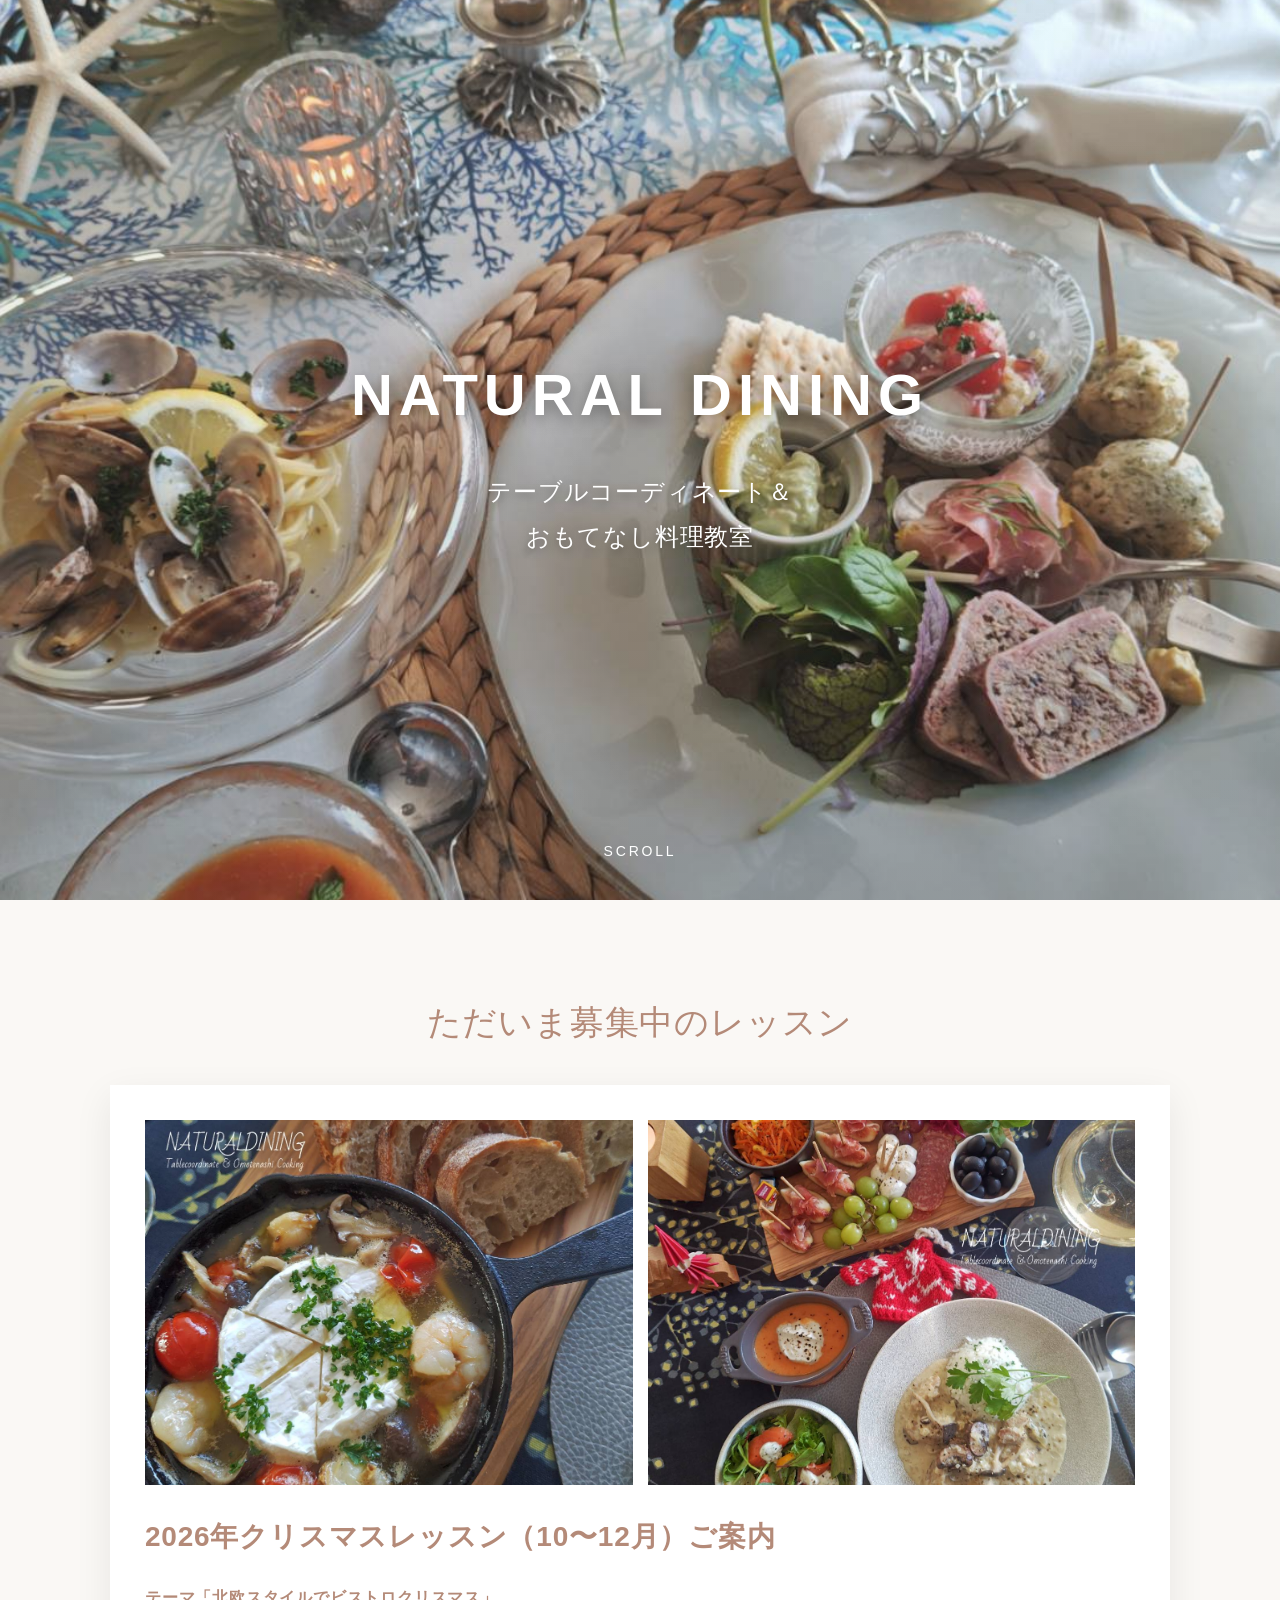
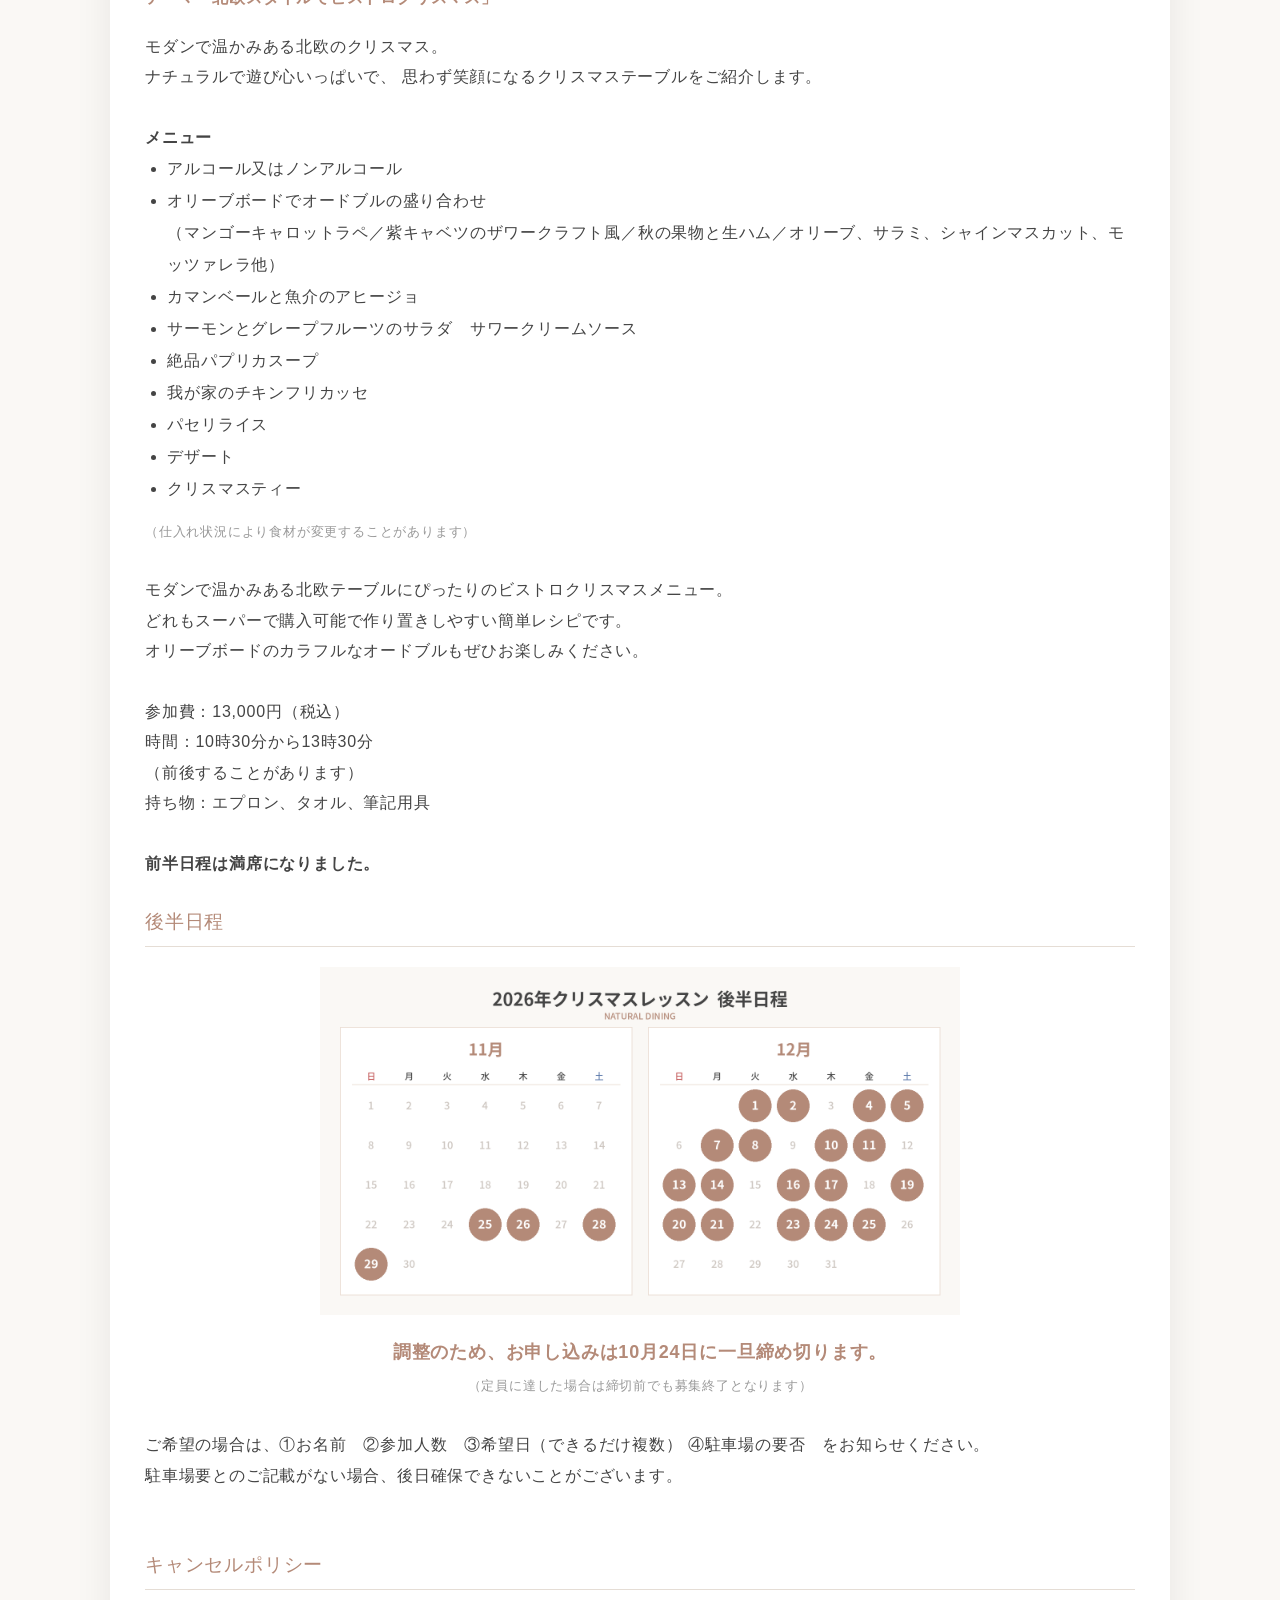
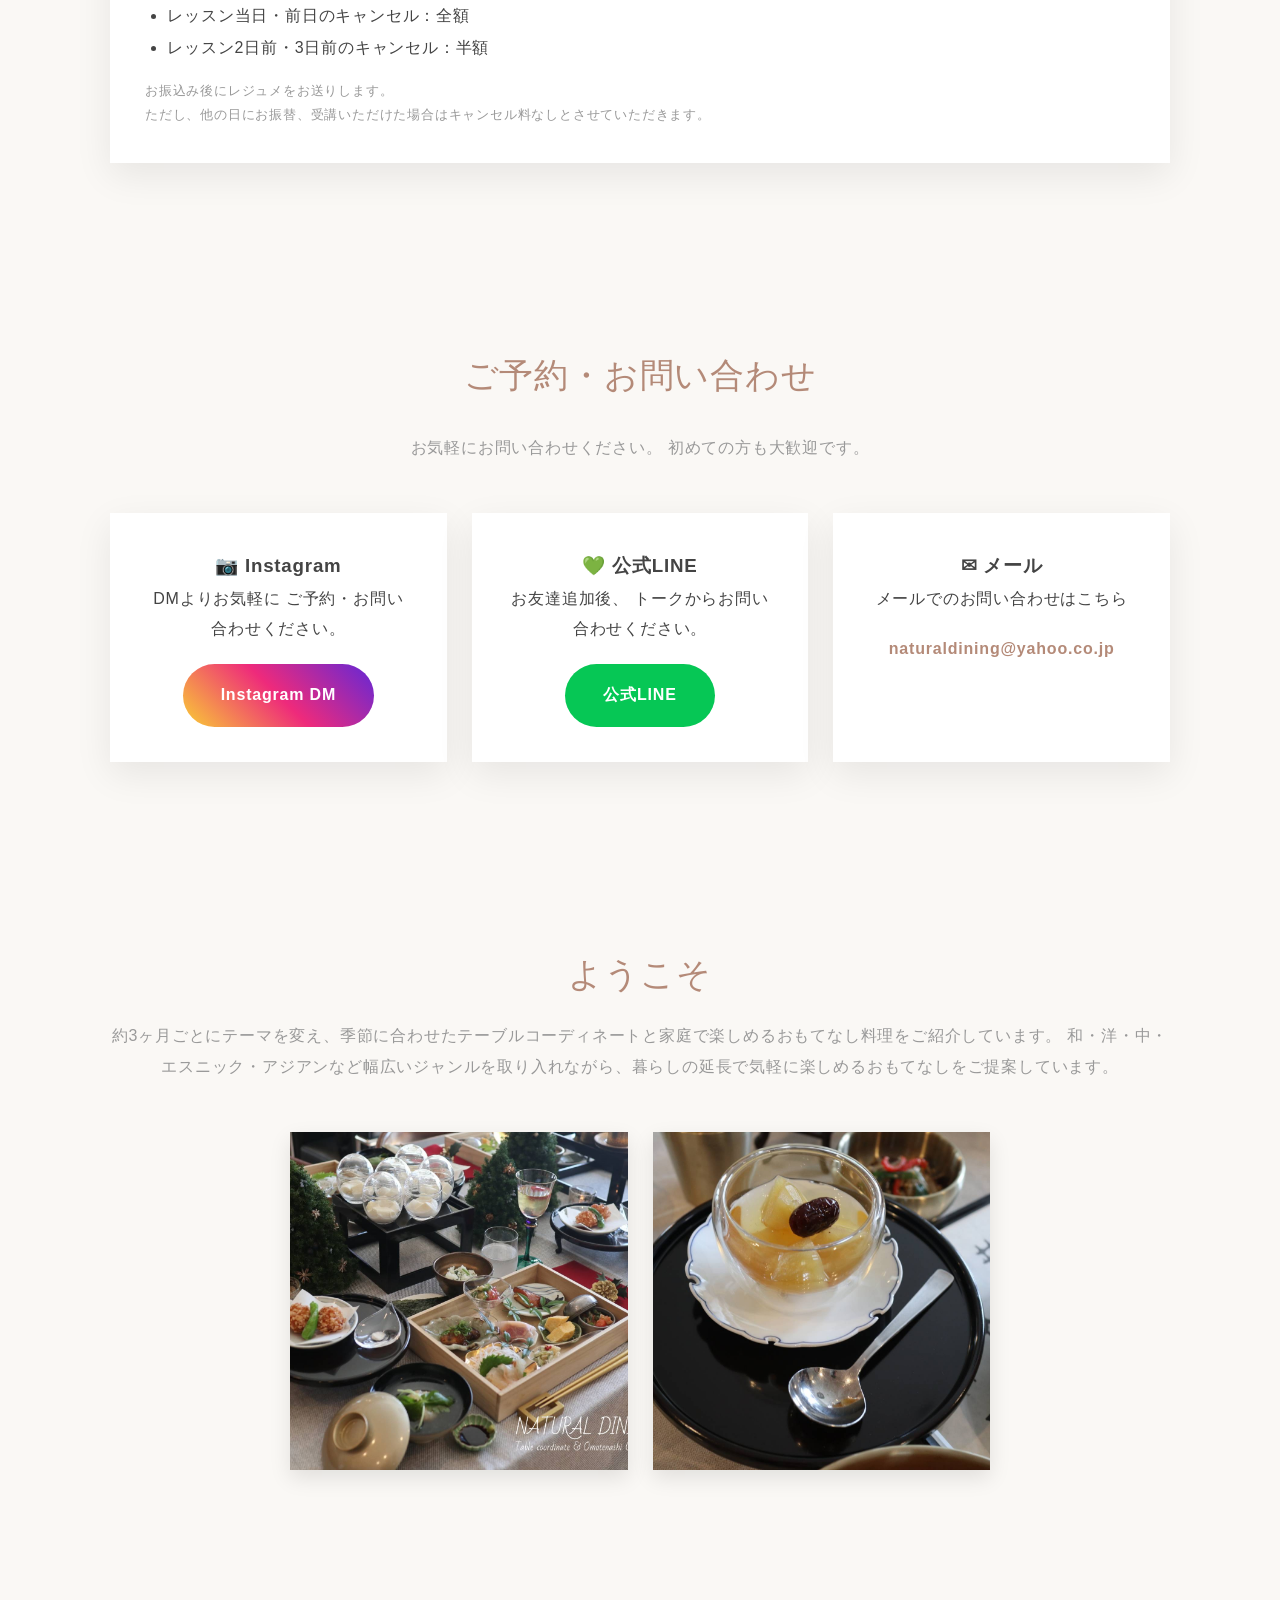
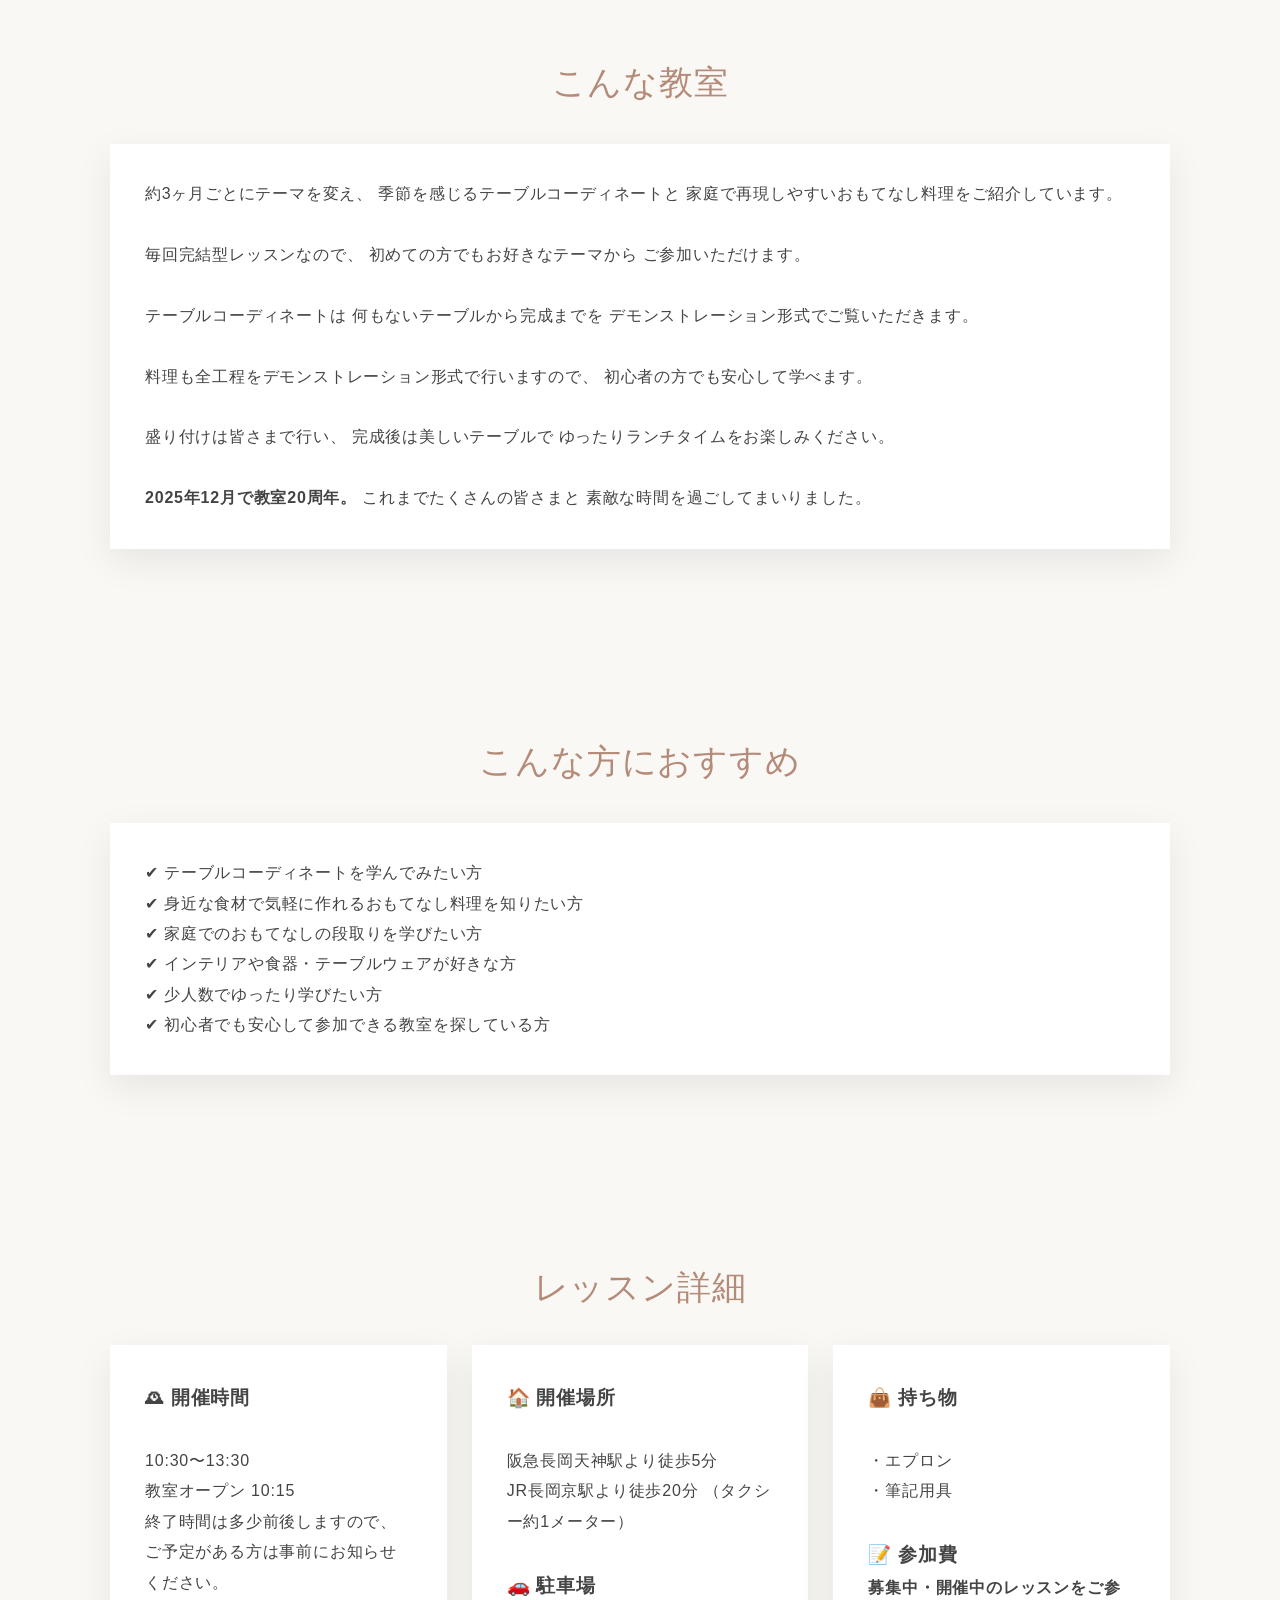
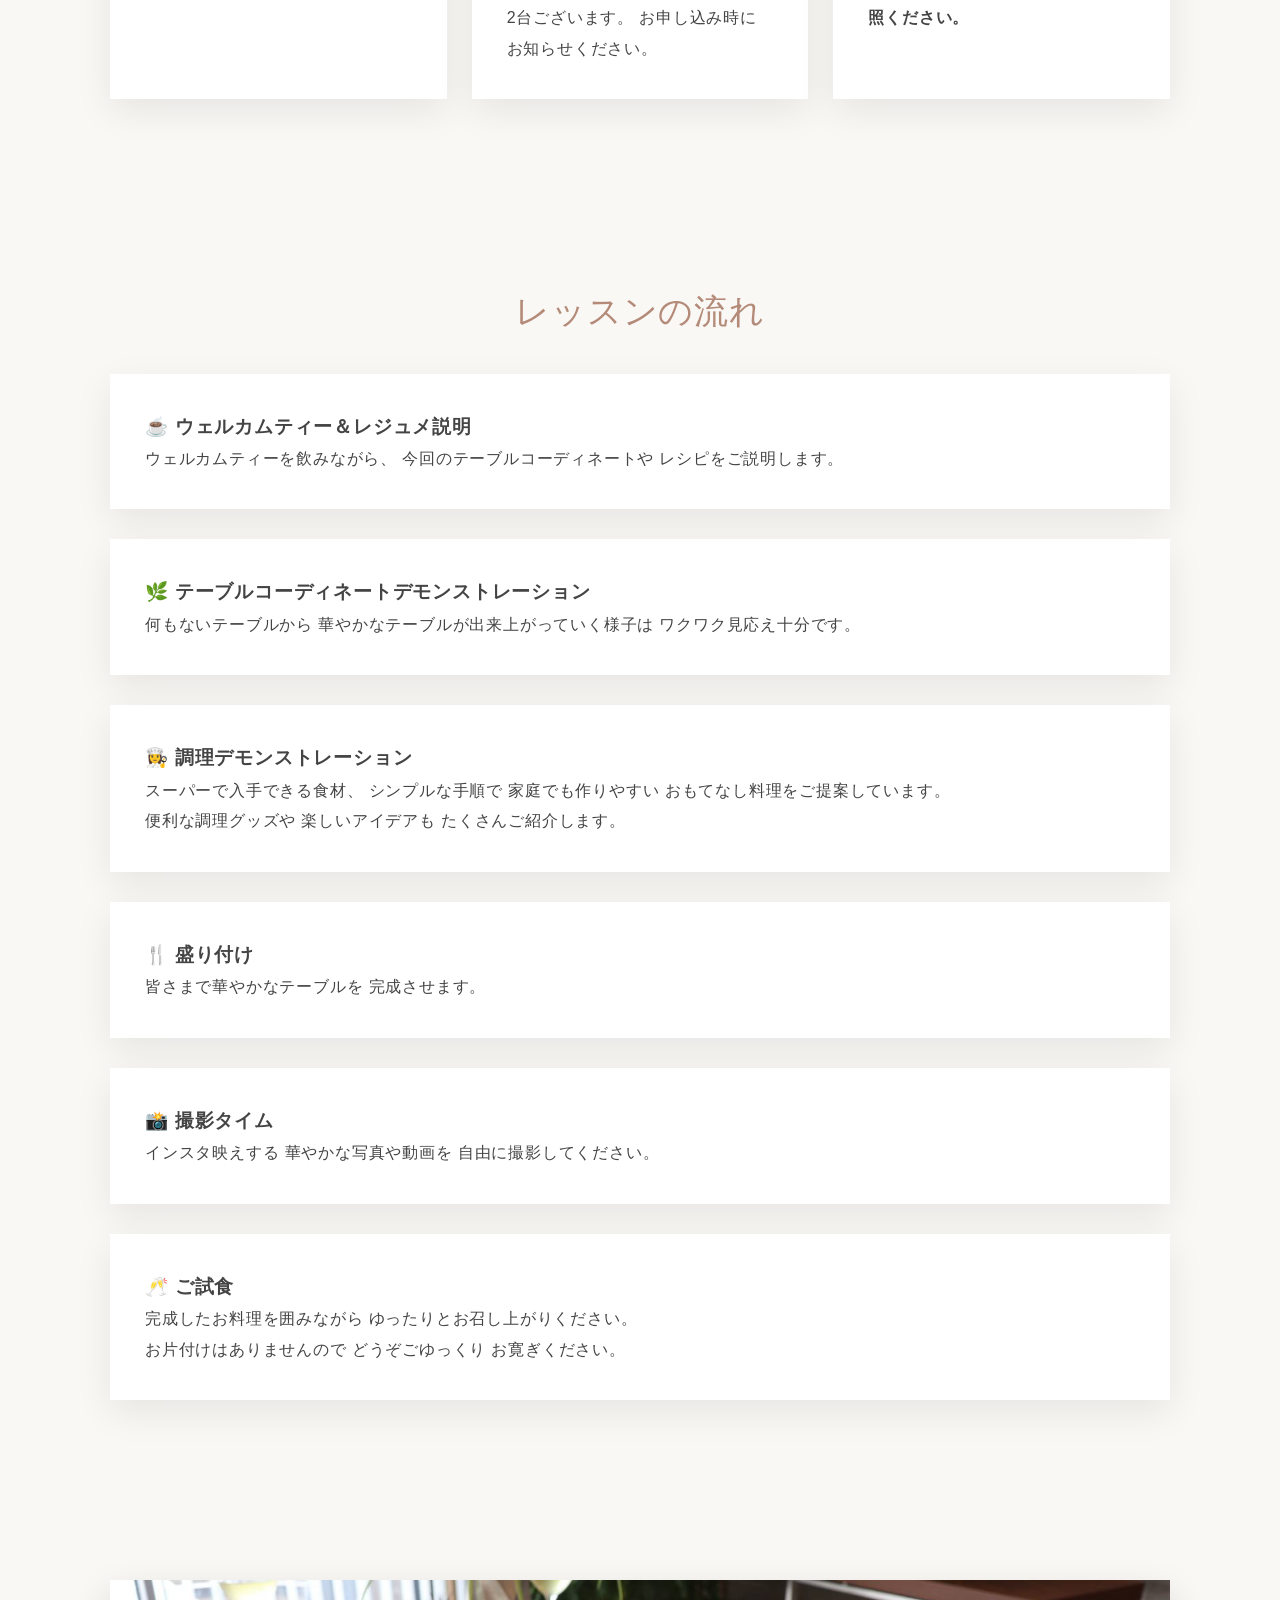
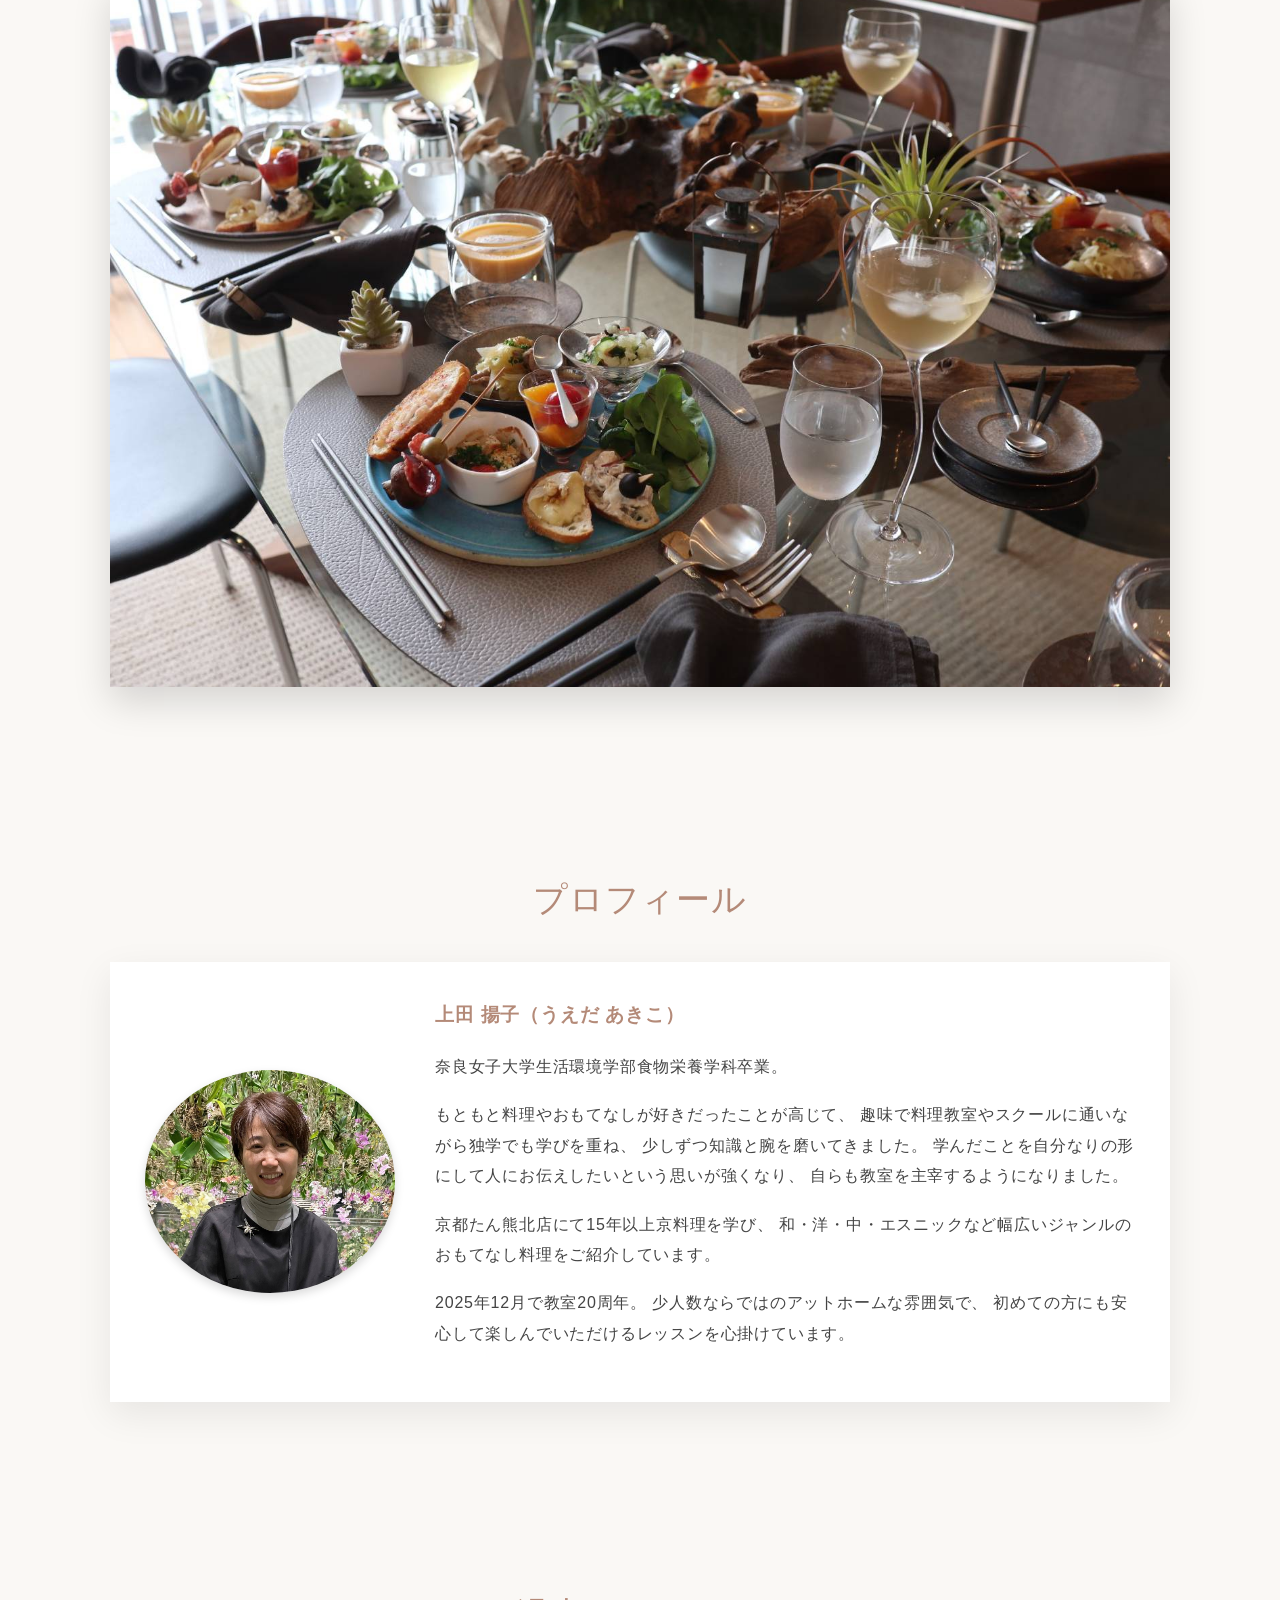
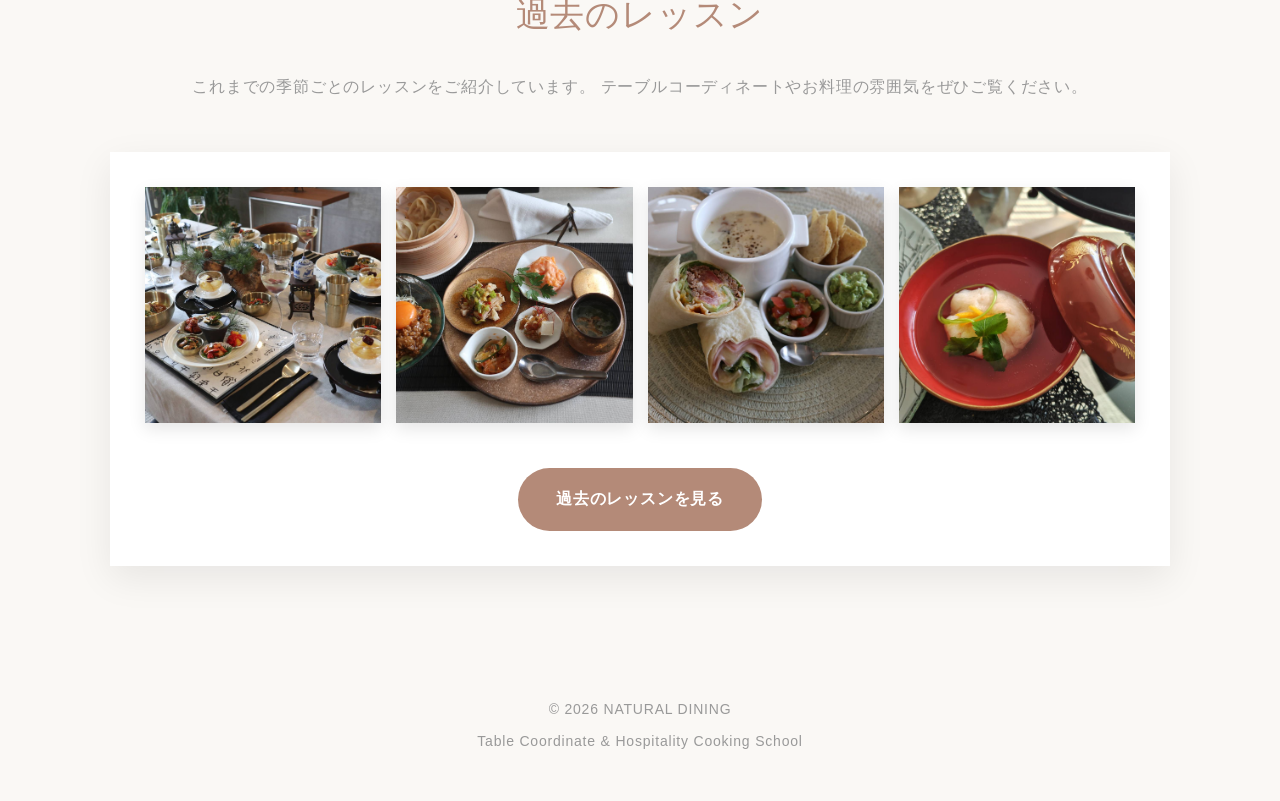
<file: index.html>
<!DOCTYPE html>
<html lang="ja">
<head>

<meta charset="UTF-8">
<meta name="viewport" content="width=device-width, initial-scale=1.0">

<title>京都・長岡京市の料理教室｜NATURAL DINING｜テーブルコーディネート＆おもてなし料理教室</title>

<meta name="description" content="京都府長岡京市のテーブルコーディネート＆おもてなし料理教室『NATURAL DINING』。季節に合わせたテーブルコーディネートと家庭で楽しめるおもてなし料理をご紹介。初心者歓迎・少人数制。">

<meta name="keywords" content="料理教室,京都,長岡京市,長岡天神,テーブルコーディネート,おもてなし料理,NATURAL DINING">

<meta name="author" content="NATURAL DINING">

<meta name="google-site-verification" content="（現在のコードをそのまま貼り付け）">

<link rel="stylesheet" href="style.css">

</head>

<body>

<header class="hero">

<div class="hero-text">

<h1>NATURAL DINING</h1>

<p>テーブルコーディネート＆<br>おもてなし料理教室</p>

</div>

<div class="scroll">

SCROLL

</div>

</header>

<!-- ==========================
ただいま募集中のレッスン
========================== -->

<section class="fade">

<div class="icon-title">
<span class="icon"></span>
<h2>ただいま募集中のレッスン</h2>
</div>

<div class="card">

<div class="current-lesson-images">

<img src="images/recruiting-lesson1.jpg" alt="ただいま募集中のレッスン1">

<img src="images/recruiting-lesson2.jpg" alt="ただいま募集中のレッスン2">

</div>

<h3 class="current-lesson-title">

2026年クリスマスレッスン（10〜12月）ご案内

</h3>

<p class="lesson-theme">

テーマ「北欧スタイルでビストロクリスマス」

</p>

<p>

モダンで温かみある北欧のクリスマス。<br>
ナチュラルで遊び心いっぱいで、
思わず笑顔になるクリスマステーブルをご紹介します。

</p>

<br>

<p>

<strong>メニュー</strong>

</p>

<ul class="lesson-list">

<li>アルコール又はノンアルコール</li>

<li>オリーブボードでオードブルの盛り合わせ<br>
（マンゴーキャロットラペ／紫キャベツのザワークラフト風／秋の果物と生ハム／オリーブ、サラミ、シャインマスカット、モッツァレラ他）</li>

<li>カマンベールと魚介のアヒージョ</li>

<li>サーモンとグレープフルーツのサラダ　サワークリームソース</li>

<li>絶品パプリカスープ</li>

<li>我が家のチキンフリカッセ</li>

<li>パセリライス</li>

<li>デザート</li>

<li>クリスマスティー</li>

</ul>

<p class="lesson-note">

（仕入れ状況により食材が変更することがあります）

</p>

<br>

<p>

モダンで温かみある北欧テーブルにぴったりのビストロクリスマスメニュー。<br>
どれもスーパーで購入可能で作り置きしやすい簡単レシピです。<br>
オリーブボードのカラフルなオードブルもぜひお楽しみください。

</p>

<br>

<p>

参加費：13,000円（税込）

</p>

<p>

時間：10時30分から13時30分<br>
（前後することがあります）

</p>

<p>

持ち物：エプロン、タオル、筆記用具

</p>

<br>

<p>

<strong>前半日程は満席になりました。</strong>

</p>

<h4 class="jubako-title">後半日程</h4>

<div class="schedule-calendar">

<img src="images/schedule-calendar-wide.png" alt="2026年クリスマスレッスン 後半日程カレンダー（11月25・26・28・29日、12月1・2・4・5・7・8・10・11・13・14・16・17・19・20・21・23・24・25日）">

</div>

<p class="deadline">

<strong>調整のため、お申し込みは10月24日に一旦締め切ります。</strong><br>
<span class="deadline-note">（定員に達した場合は締切前でも募集終了となります）</span>

</p>

<br>

<p>

ご希望の場合は、①お名前　②参加人数　③希望日（できるだけ複数）
④駐車場の要否　をお知らせください。<br>
駐車場要とのご記載がない場合、後日確保できないことがございます。

</p>

<br>

<h4 class="jubako-title">キャンセルポリシー</h4>

<ul class="lesson-list">

<li>レッスン当日・前日のキャンセル：全額</li>

<li>レッスン2日前・3日前のキャンセル：半額</li>

</ul>

<p class="lesson-note">

お振込み後にレジュメをお送りします。<br>
ただし、他の日にお振替、受講いただけた場合はキャンセル料なしとさせていただきます。

</p>

</div>

</section>

<!-- ==========================
ご予約・お問い合わせ
========================== -->

<section class="fade">

<div class="icon-title">
<span class="icon"></span>
<h2>ご予約・お問い合わせ</h2>
</div>

<p class="sub">

お気軽にお問い合わせください。
初めての方も大歓迎です。

</p>


<div class="grid-3">

<div class="card text-center">

<h3>📷 Instagram</h3>

<p>

DMよりお気軽に
ご予約・お問い合わせください。

</p>

<a

href="https://www.instagram.com/naturaldining/"

target="_blank"

class="btn instagram">

Instagram DM

</a>

</div>



<div class="card text-center">

<h3>💚 公式LINE</h3>

<p>

お友達追加後、
トークからお問い合わせください。

</p>

<a

href="https://lin.ee/VkDqIvW"

target="_blank"

class="btn line">

公式LINE

</a>

</div>



<div class="card text-center">

<h3>✉ メール</h3>

<p>

メールでのお問い合わせはこちら

</p>

<p class="mail-address">

naturaldining@yahoo.co.jp

</p>

</div>

</div>

</section>

<section class="fade">

<h2>ようこそ</h2>

<p class="sub">

約3ヶ月ごとにテーマを変え、季節に合わせたテーブルコーディネートと家庭で楽しめるおもてなし料理をご紹介しています。

和・洋・中・エスニック・アジアンなど幅広いジャンルを取り入れながら、暮らしの延長で気軽に楽しめるおもてなしをご提案しています。

</p>

<div class="welcome-images">

<img src="images/l3-1.jpg" alt="NATURAL DINING 教室の様子1">

<img src="images/l4-4.jpg" alt="NATURAL DINING 教室の様子2">

</div>

</section>

<!-- ==========================
① こんな教室
========================== -->

<section class="fade">

<div class="icon-title">
<span class="icon"></span>
<h2>こんな教室</h2>
</div>

<div class="card">

<p>

約3ヶ月ごとにテーマを変え、
季節を感じるテーブルコーディネートと
家庭で再現しやすいおもてなし料理をご紹介しています。

</p>

<br>

<p>

毎回完結型レッスンなので、
初めての方でもお好きなテーマから
ご参加いただけます。

</p>

<br>

<p>

テーブルコーディネートは
何もないテーブルから完成までを
デモンストレーション形式でご覧いただきます。

</p>

<br>

<p>

料理も全工程をデモンストレーション形式で行いますので、
初心者の方でも安心して学べます。

</p>

<br>

<p>

盛り付けは皆さまで行い、
完成後は美しいテーブルで
ゆったりランチタイムをお楽しみください。

</p>

<br>

<p>

<strong>2025年12月で教室20周年。</strong>

これまでたくさんの皆さまと
素敵な時間を過ごしてまいりました。

</p>

</div>

</section>


<!-- ==========================
② こんな方におすすめ
========================== -->

<section id="recommend" class="fade">

<div class="icon-title">
<span class="icon"></span>
<h2>こんな方におすすめ</h2>
</div>

<div class="card">

<p>✔ テーブルコーディネートを学んでみたい方</p>

<p>✔ 身近な食材で気軽に作れるおもてなし料理を知りたい方</p>

<p>✔ 家庭でのおもてなしの段取りを学びたい方</p>

<p>✔ インテリアや食器・テーブルウェアが好きな方</p>

<p>✔ 少人数でゆったり学びたい方</p>

<p>✔ 初心者でも安心して参加できる教室を探している方</p>

</div>

</section>


<!-- ==========================
③ レッスン詳細
========================== -->

<section class="fade">

<div class="icon-title">

<span class="icon"></span>

<h2>レッスン詳細</h2>

</div>


<div class="grid-3">


<div class="card">

<h3>🕰 開催時間</h3>

<br>

<p>

10:30〜13:30

</p>

<p>

教室オープン
10:15

</p>

<p>

終了時間は多少前後しますので、
ご予定がある方は事前にお知らせください。

</p>

</div>


<div class="card">

<h3>🏠 開催場所</h3>

<br>

<p>

阪急長岡天神駅より徒歩5分

</p>

<p>

JR長岡京駅より徒歩20分

（タクシー約1メーター）

</p>

<br>

<h3>🚗 駐車場</h3>

<p>

2台ございます。

お申し込み時にお知らせください。

</p>

</div>


<div class="card">

<h3>👜 持ち物</h3>

<br>

<p>

・エプロン

</p>

<p>

・筆記用具

</p>

<br>

<h3>📝 参加費</h3>

<p>

<strong>

募集中・開催中のレッスンをご参照ください。

</strong>

</p>

</div>

</div>

</section>

<!-- ==========================
④ レッスンの流れ
========================== -->

<section class="fade">

<div class="icon-title">
<span class="icon"></span>
<h2>レッスンの流れ</h2>
</div>

<div class="card">

<h3>☕ ウェルカムティー＆レジュメ説明</h3>

<p>
ウェルカムティーを飲みながら、
今回のテーブルコーディネートや
レシピをご説明します。
</p>

</div>

<div class="card">

<h3>🌿 テーブルコーディネートデモンストレーション</h3>

<p>
何もないテーブルから
華やかなテーブルが出来上がっていく様子は
ワクワク見応え十分です。
</p>

</div>

<div class="card">

<h3>👩‍🍳 調理デモンストレーション</h3>

<p>
スーパーで入手できる食材、
シンプルな手順で
家庭でも作りやすい
おもてなし料理をご提案しています。
</p>

<p>

便利な調理グッズや
楽しいアイデアも
たくさんご紹介します。

</p>

</div>

<div class="card">

<h3>🍴 盛り付け</h3>

<p>

皆さまで華やかなテーブルを
完成させます。

</p>

</div>

<div class="card">

<h3>📸 撮影タイム</h3>

<p>

インスタ映えする
華やかな写真や動画を
自由に撮影してください。

</p>

</div>

<div class="card">

<h3>🥂 ご試食</h3>

<p>

完成したお料理を囲みながら
ゆったりとお召し上がりください。

</p>

<p>

お片付けはありませんので
どうぞごゆっくり
お寛ぎください。

</p>

</div>

</section>


<!-- ==========================
レッスンイメージ
========================== -->

<section class="fade">

<img src="images/lesson-main.jpg" class="hero-img" alt="レッスン風景">

</section>

<!-- ==========================
プロフィール
========================== -->

<section class="fade">

<div class="icon-title">
<span class="icon"></span>
<h2>プロフィール</h2>
</div>

<div class="card profile-box">

<div class="profile-image">
<img src="images/profile.jpg" alt="上田揚子">
</div>

<div class="profile-text">

<h3>上田 揚子（うえだ あきこ）</h3>

<p>

奈良女子大学生活環境学部食物栄養学科卒業。

</p>

<p>

もともと料理やおもてなしが好きだったことが高じて、
趣味で料理教室やスクールに通いながら独学でも学びを重ね、
少しずつ知識と腕を磨いてきました。

学んだことを自分なりの形にして人にお伝えしたいという思いが強くなり、
自らも教室を主宰するようになりました。

</p>

<p>

京都たん熊北店にて15年以上京料理を学び、
和・洋・中・エスニックなど幅広いジャンルのおもてなし料理をご紹介しています。

</p>

<p>

2025年12月で教室20周年。

少人数ならではのアットホームな雰囲気で、
初めての方にも安心して楽しんでいただけるレッスンを心掛けています。

</p>

</div>

</div>

</section>



<!-- ==========================
過去のレッスン
========================== -->

<section class="fade">

<div class="icon-title">
<span class="icon"></span>
<h2>過去のレッスン</h2>
</div>

<p class="sub">

これまでの季節ごとのレッスンをご紹介しています。
テーブルコーディネートやお料理の雰囲気をぜひご覧ください。

</p>

<div class="card text-center">

<div class="gallery-grid">

<img src="images/l4-1.jpg" alt="過去のレッスン1">

<img src="images/l9-2.jpg" alt="過去のレッスン2">

<img src="images/l2-4.jpg" alt="過去のレッスン3">

<img src="images/l7-4.jpg" alt="過去のレッスン4">

</div>

<a href="gallery.html" class="btn mail">

過去のレッスンを見る

</a>

</div>

</section>



<footer>

<p>

© 2026 NATURAL DINING

</p>

<p>

Table Coordinate & Hospitality Cooking School

</p>

</footer>



<script>

const observer = new IntersectionObserver(entries => {

entries.forEach(entry => {

if (entry.isIntersecting) {

entry.target.classList.add("show");

}

});

});

document.querySelectorAll(".fade").forEach(el => {

observer.observe(el);

});

</script>

</body>
</html>
</file>
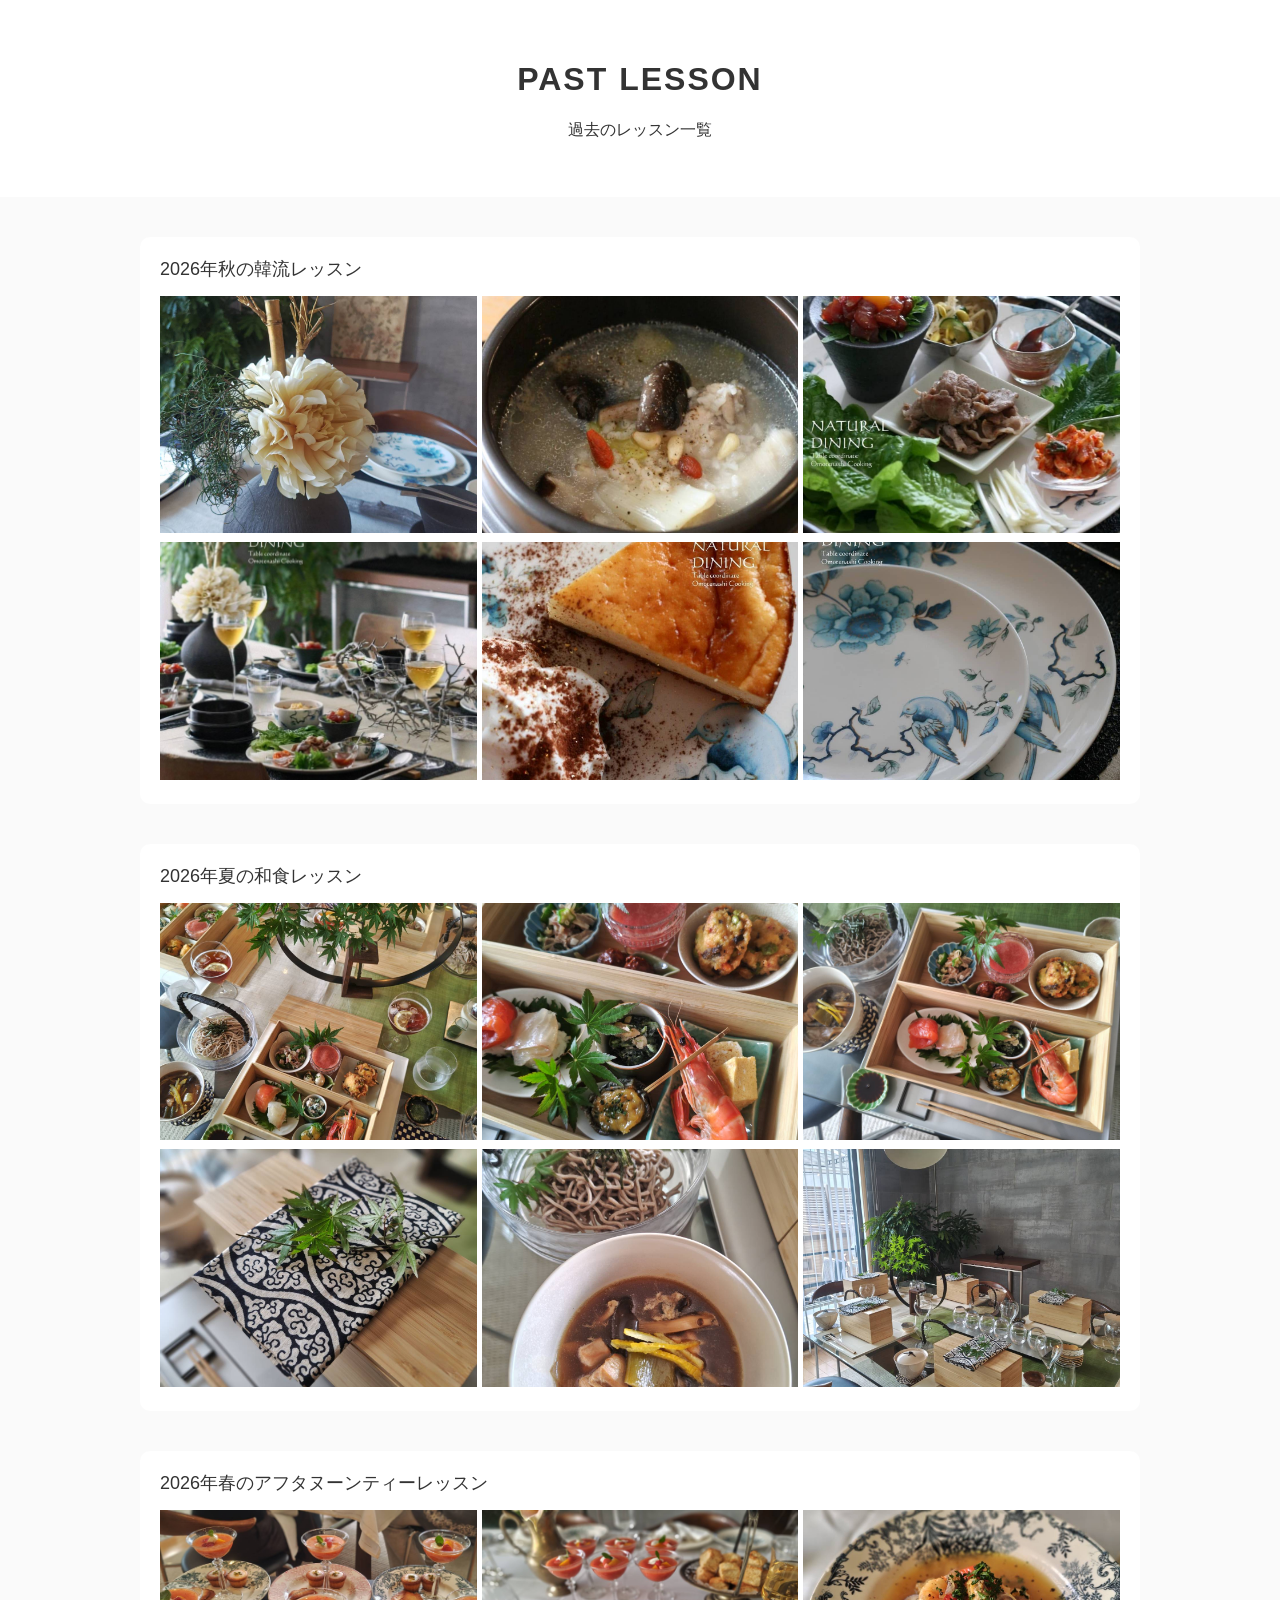
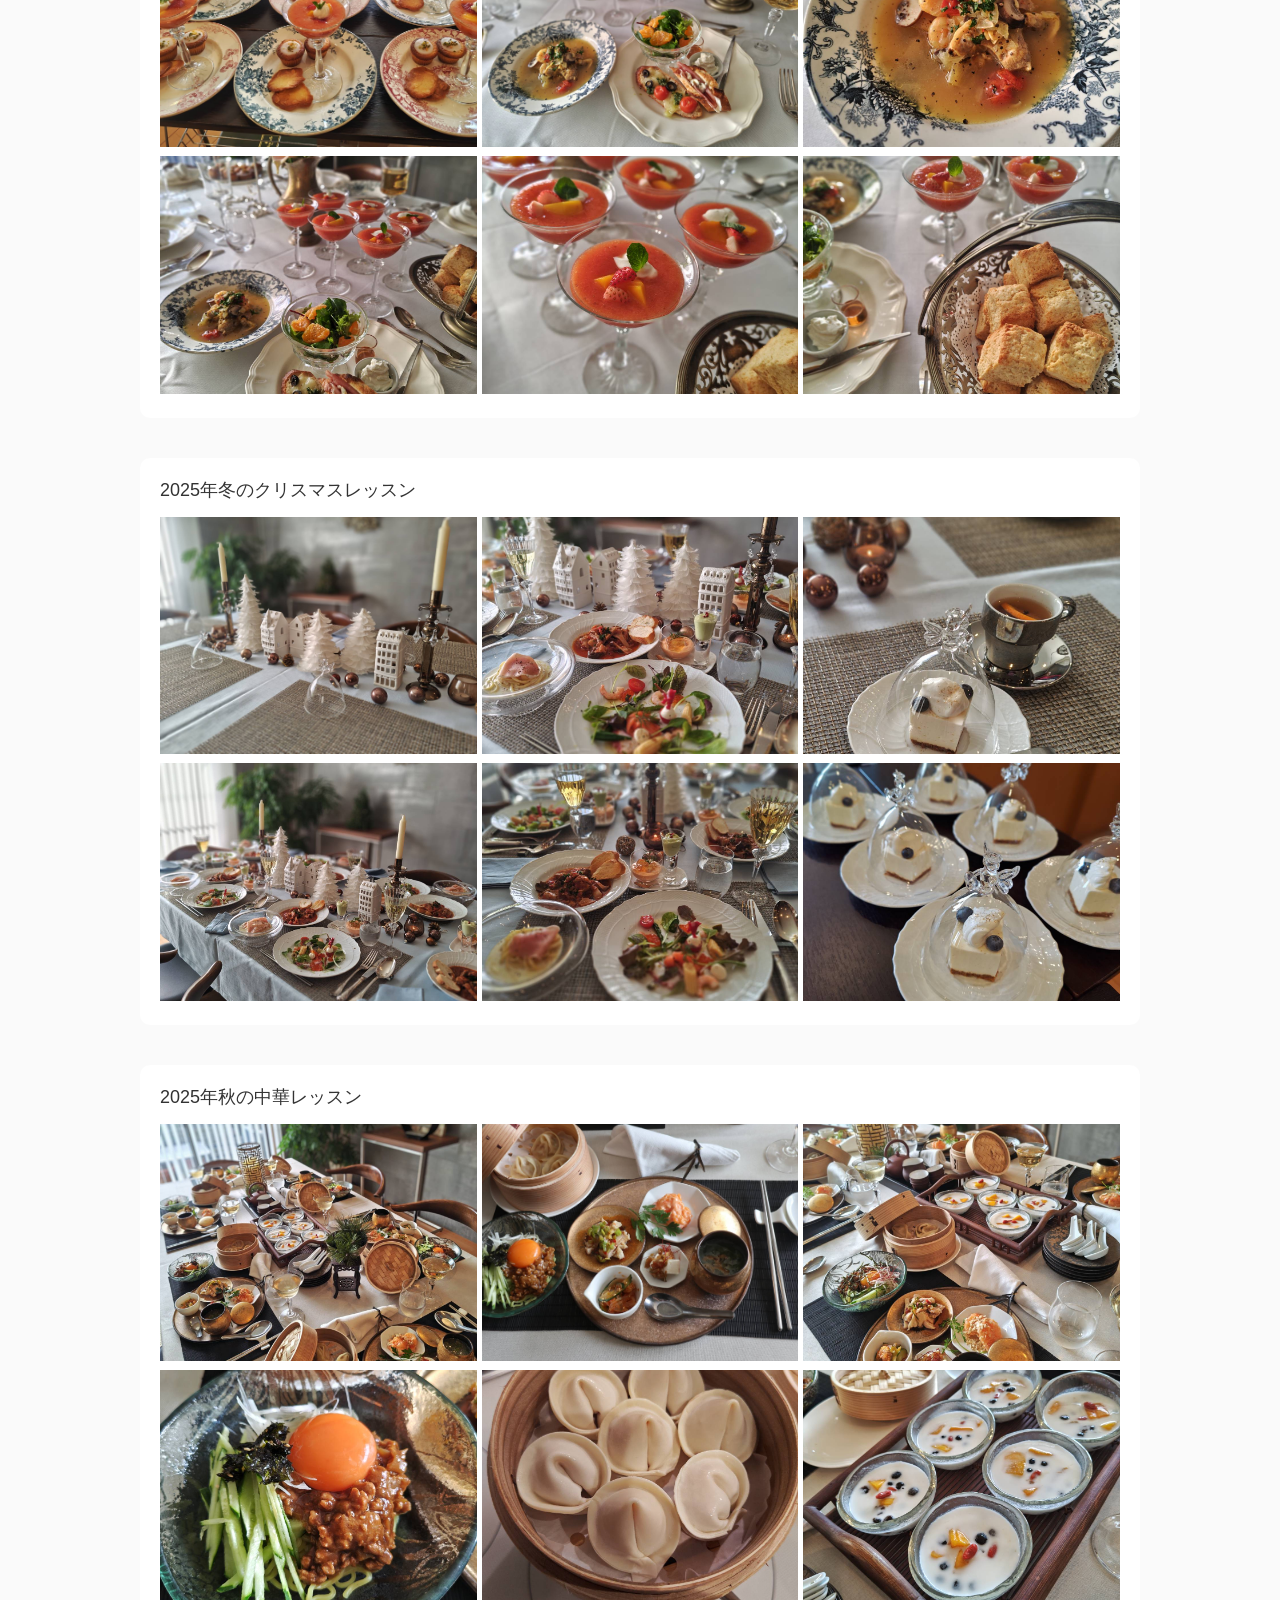
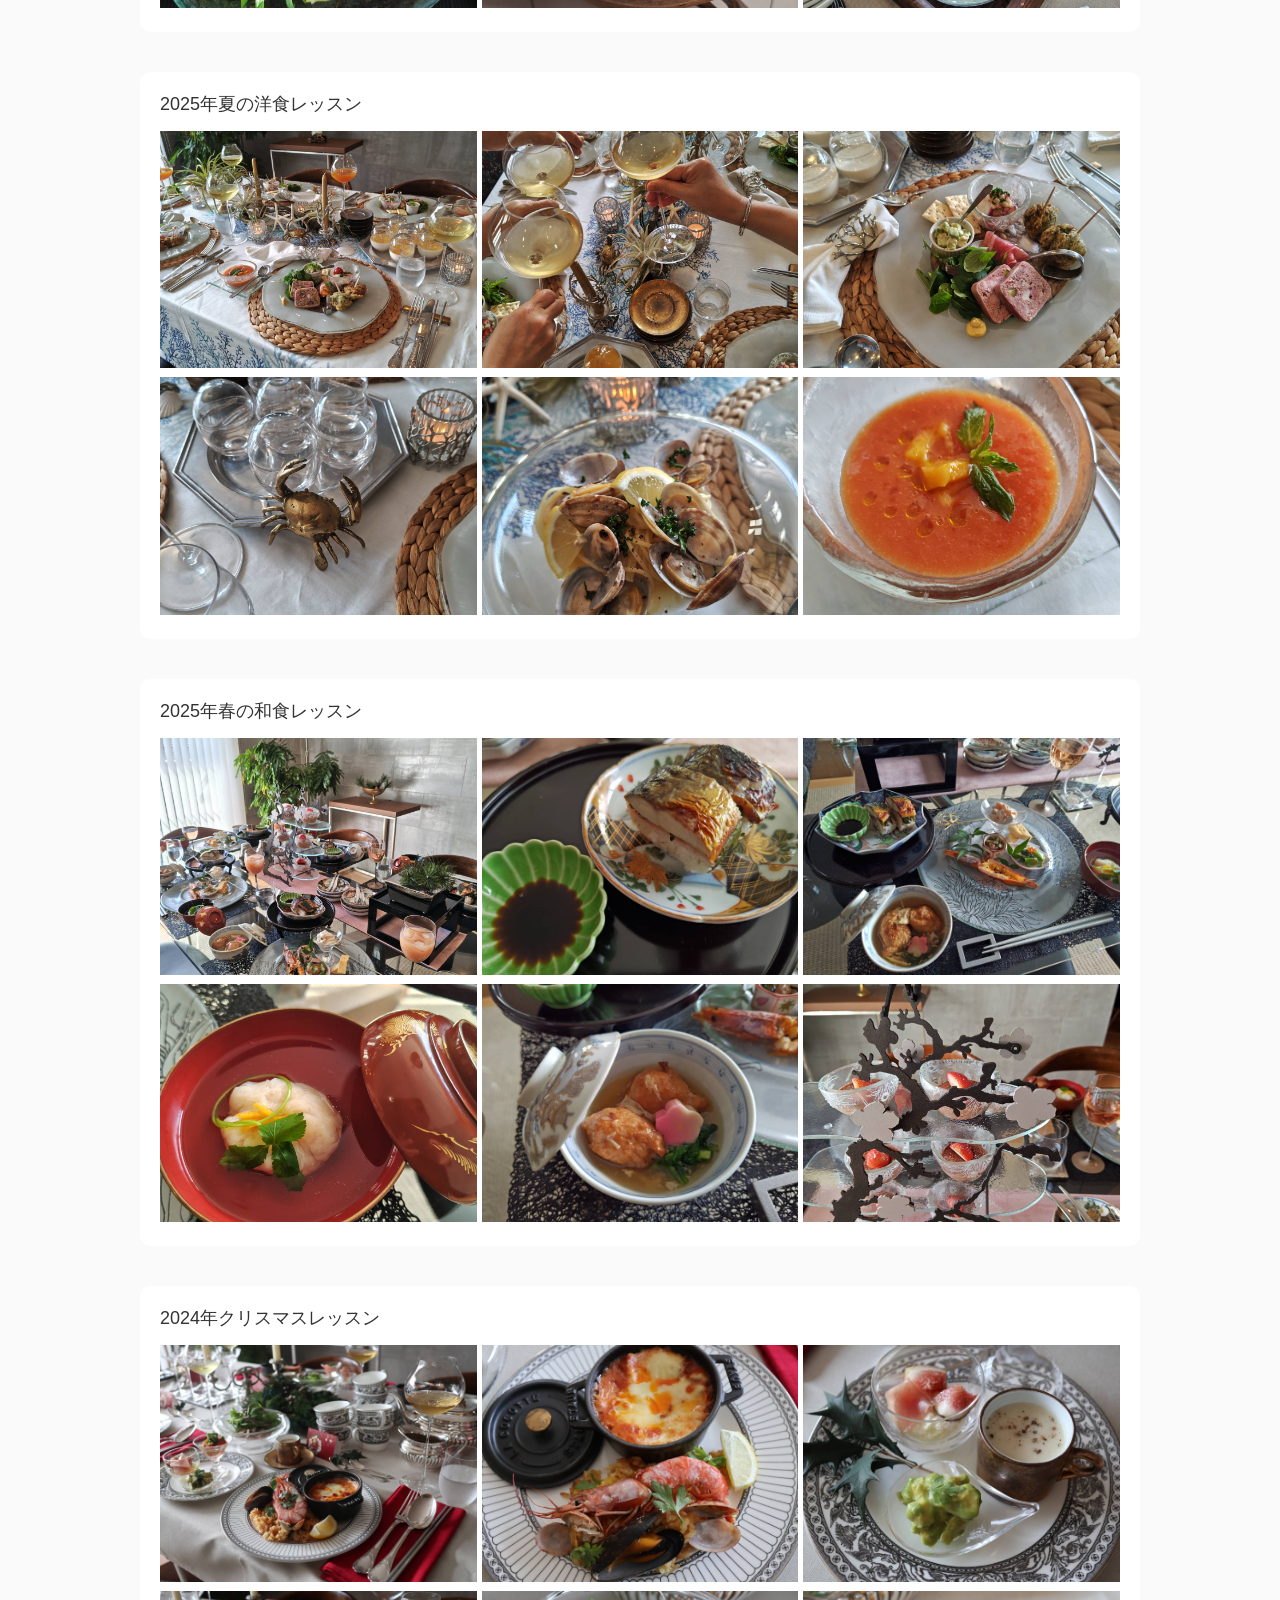
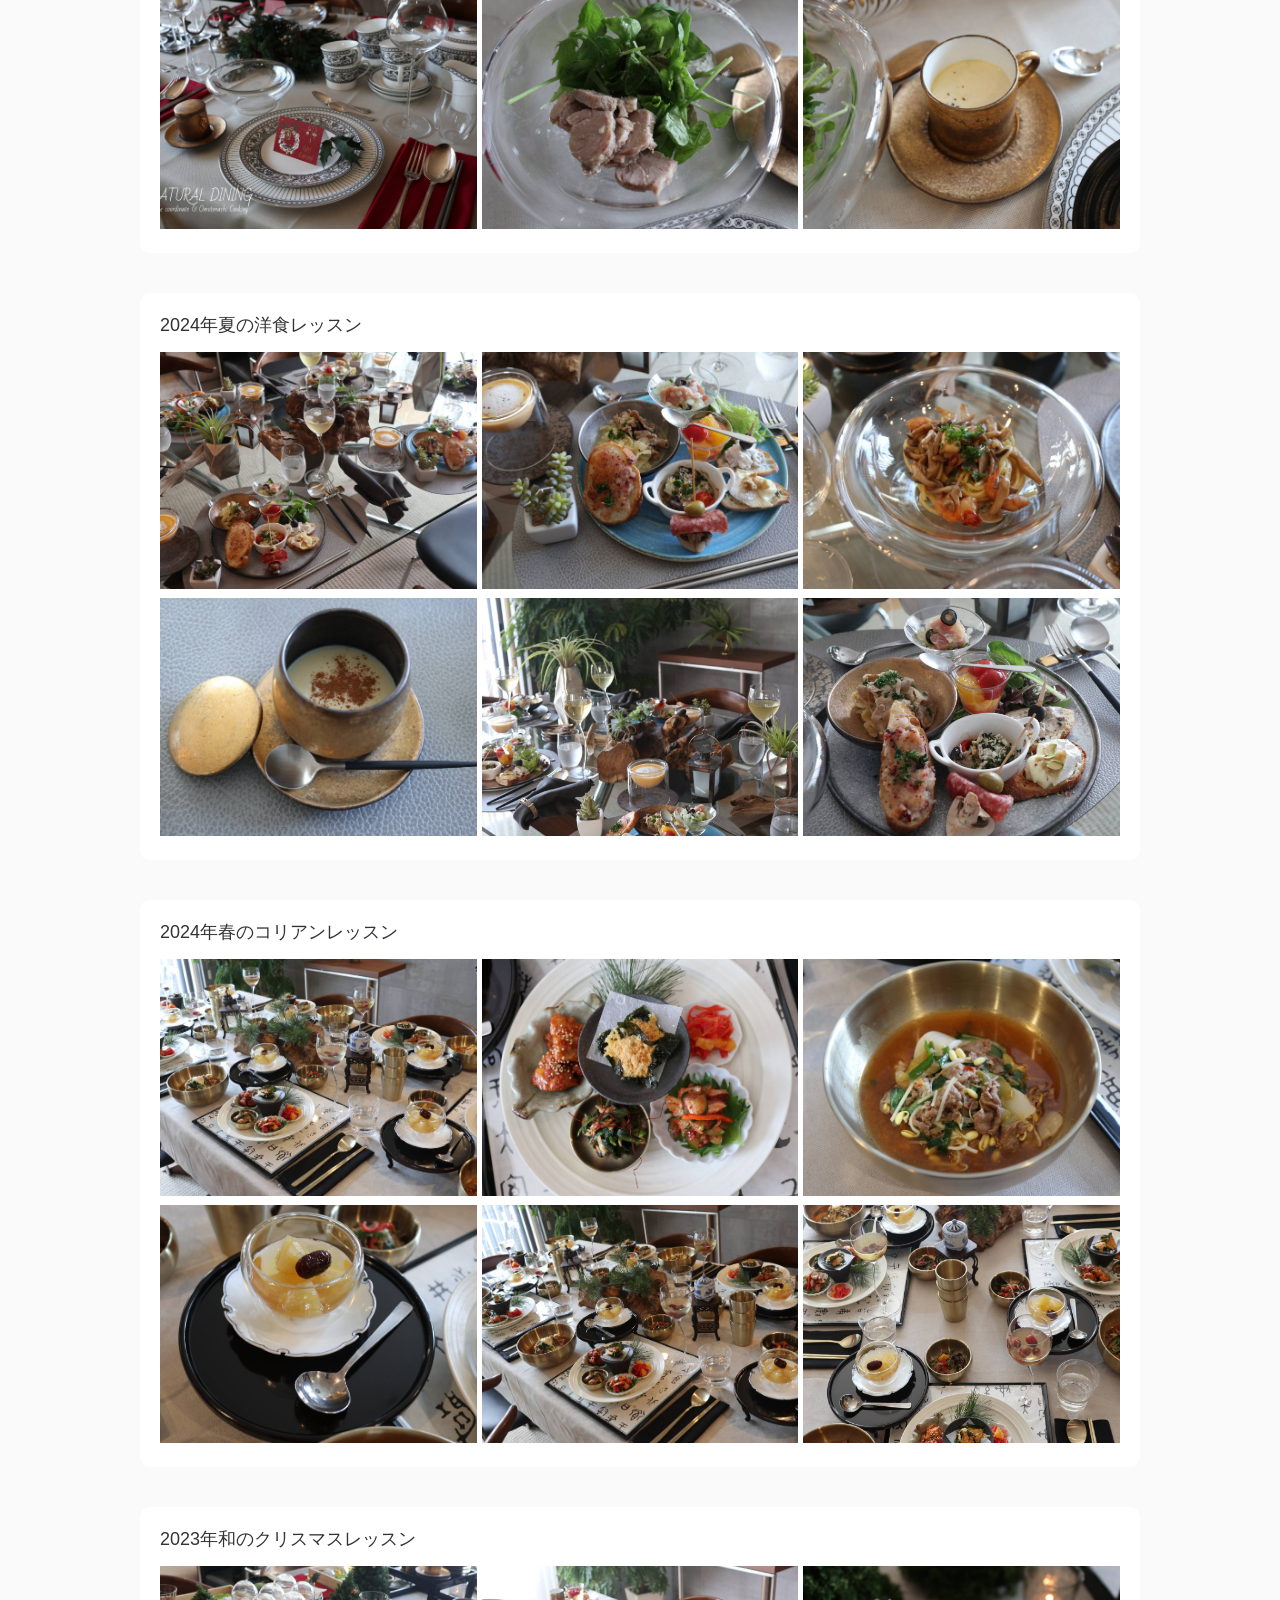
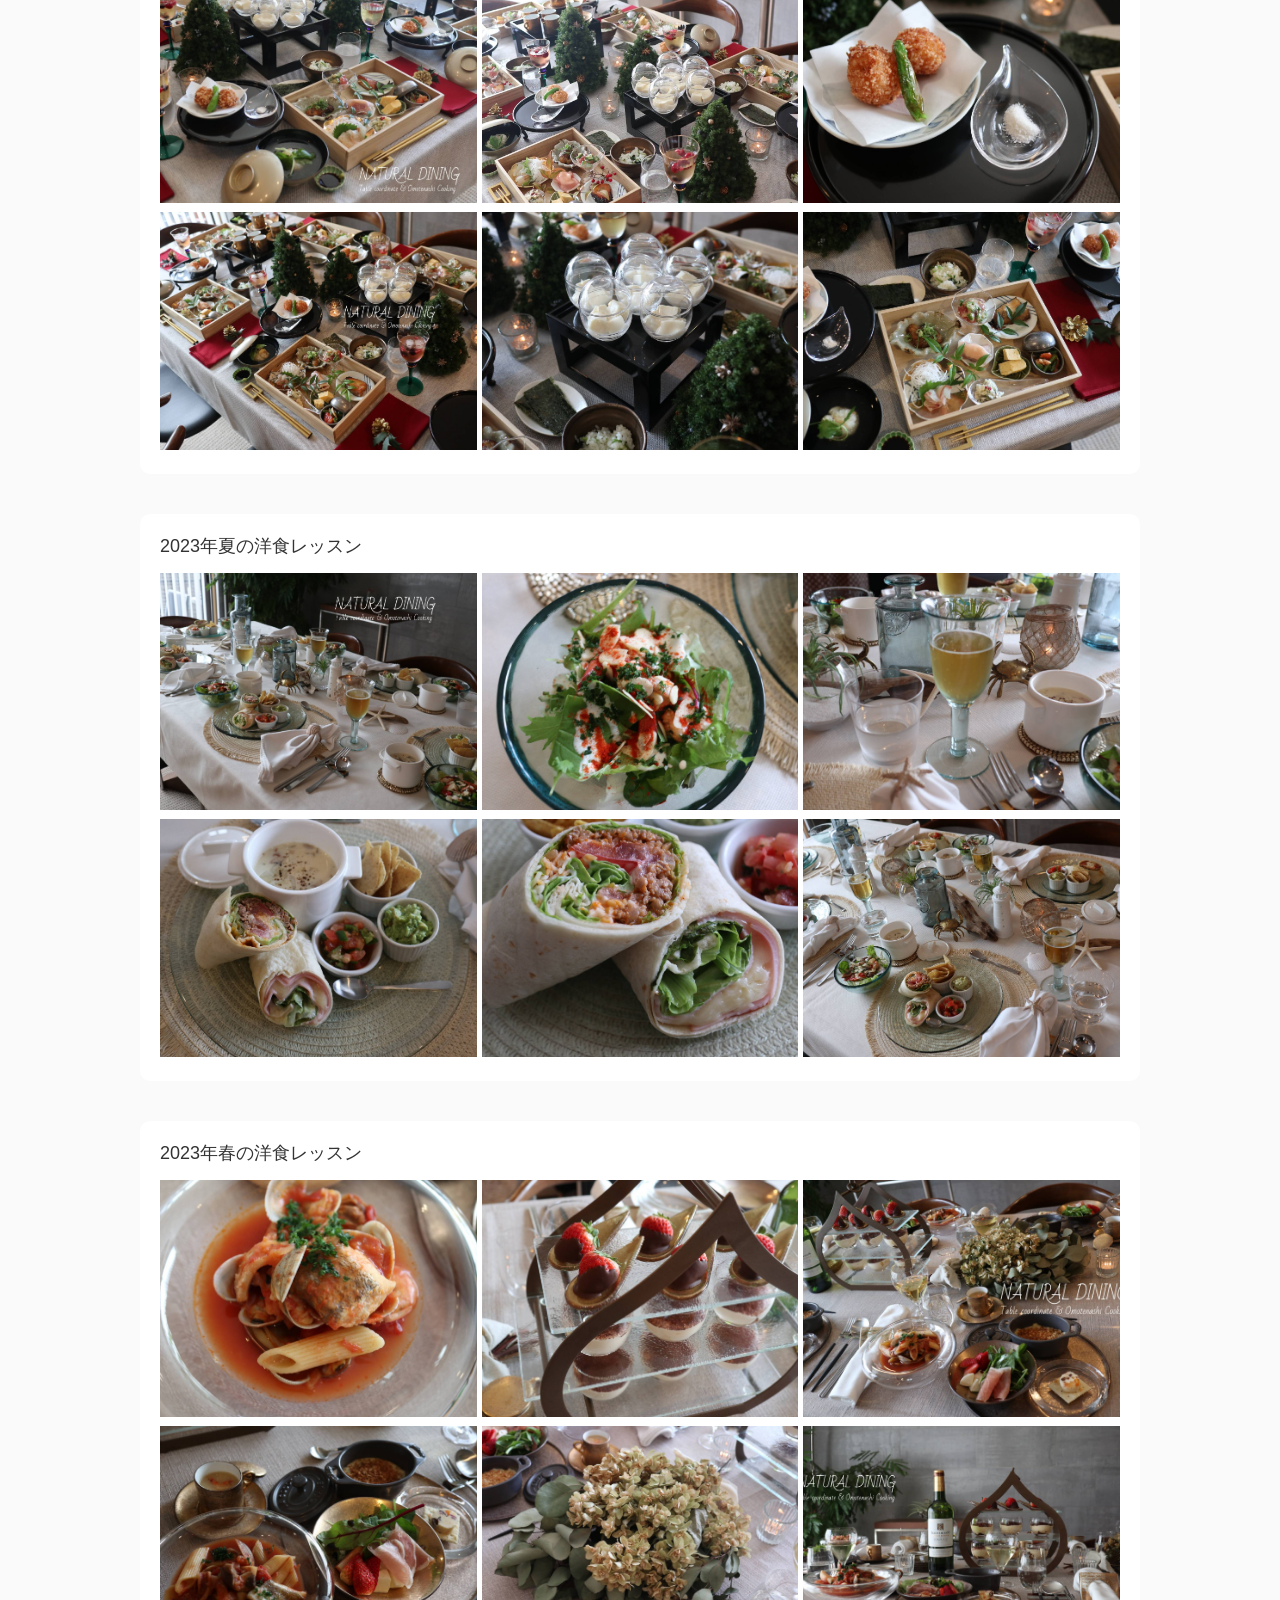
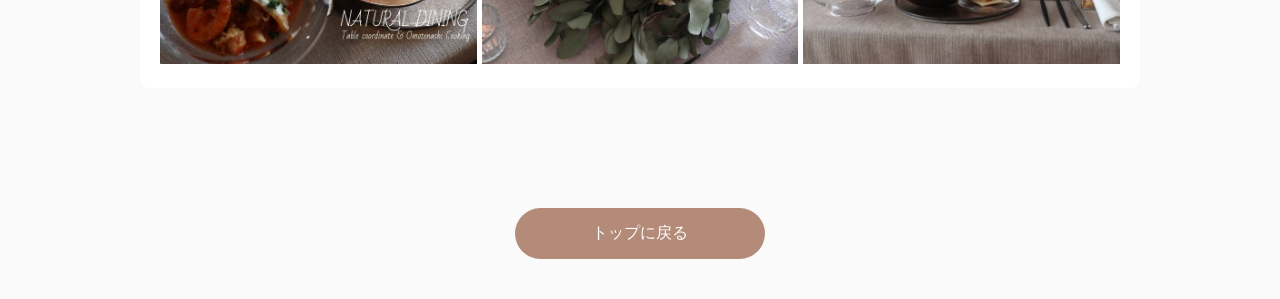
<file: gallery.html>
<!DOCTYPE html>
<html lang="ja">
<head>
<meta charset="UTF-8">
<meta name="viewport" content="width=device-width, initial-scale=1.0">
<title>PAST LESSON | NATURAL DINING</title>

<style>
body {
  margin: 0;
  font-family: 'Helvetica Neue', sans-serif;
  background: #fafafa;
  color: #333;
}

header {
  text-align: center;
  padding: 40px 20px;
  background: white;
}

h1 {
  letter-spacing: 2px;
}

section {
  padding: 40px 20px;
  max-width: 1000px;
  margin: auto;
}

/* レッスンカード */
.lesson-box {
  background: white;
  padding: 20px;
  border-radius: 10px;
  margin-bottom: 40px;
}

/* タイトル */
.lesson-title {
  margin-bottom: 15px;
  font-size: 18px;
}

/* 画像グリッド */
.grid {
  display: grid;
  grid-template-columns: repeat(3, 1fr);
  gap: 5px;
}

.grid img {
  width: 100%;
  aspect-ratio: 4 / 3;
  object-fit: cover;
  border-radius: 0;
  cursor: pointer;
}

/* ライトボックス */
.lightbox {
  display: none;
  position: fixed;
  z-index: 999;
  padding-top: 60px;
  left: 0;
  top: 0;
  width: 100%;
  height: 100%;
  background-color: rgba(0,0,0,0.9);
}

.lightbox img {
  display: block;
  margin: auto;
  max-width: 90%;
  max-height: 80%;
  border-radius: 0;
}

.lightbox .close {
  position: absolute;
  top: 20px;
  right: 35px;
  color: #fff;
  font-size: 40px;
  font-weight: bold;
  line-height: 1;
  z-index: 1000;
}

.lightbox .close:hover {
  color: #ccc;
}

.lightbox:target {
  display: block;
}

/* 戻るボタン */
.back-btn {
  display: block;
  text-align: center;
  margin: 40px auto;
  padding: 15px;
  width: 220px;
  background: #b48a78;
  color: white;
  border-radius: 30px;
  text-decoration: none;
}

/* スマホ */
@media (max-width: 600px) {
  header {
    padding: 30px 15px;
  }

  section {
    padding: 25px 12px;
  }

  .lesson-box {
    padding: 15px;
    margin-bottom: 25px;
  }

  .lesson-title {
    font-size: 16px;
  }

  .grid {
    gap: 6px;
  }

  .grid img {
    aspect-ratio: 1 / 1;
  }
}
</style>
</head>

<body>

<header>
  <h1>PAST LESSON</h1>
  <p>過去のレッスン一覧</p>
</header>

<section>

<!-- ▼ 14 -->
<div class="lesson-box">
  <div class="lesson-title">2026年秋の韓流レッスン</div>
  <div class="grid">
    <a href="#l14-1"><img src="images/l14-1.jpg"></a>
    <a href="#l14-2"><img src="images/l14-2.jpg"></a>
    <a href="#l14-3"><img src="images/l14-3.jpg"></a>
    <a href="#l14-4"><img src="images/l14-4.jpg"></a>
    <a href="#l14-5"><img src="images/l14-5.jpg"></a>
    <a href="#l14-6"><img src="images/l14-6.jpg"></a>
  </div>
</div>

<!-- ▼ 13 -->
<div class="lesson-box">
  <div class="lesson-title">2026年夏の和食レッスン</div>
  <div class="grid">
    <a href="#l13-1"><img src="images/l13-1.jpg"></a>
    <a href="#l13-2"><img src="images/l13-2.jpg"></a>
    <a href="#l13-3"><img src="images/l13-3.jpg"></a>
    <a href="#l13-4"><img src="images/l13-4.jpg"></a>
    <a href="#l13-5"><img src="images/l13-5.jpg"></a>
    <a href="#l13-6"><img src="images/l13-6.jpg"></a>
  </div>
</div>

<!-- ▼ 2 -->
<div class="lesson-box">
  <div class="lesson-title">2026年春のアフタヌーンティーレッスン</div>
  <div class="grid">
    <a href="#l12-1"><img src="images/l12-1.jpg"></a>
    <a href="#l12-2"><img src="images/l12-2.jpg"></a>
    <a href="#l12-3"><img src="images/l12-3.jpg"></a>
    <a href="#l12-4"><img src="images/l12-4.jpg"></a>
    <a href="#l12-5"><img src="images/l12-5.jpg"></a>
    <a href="#l12-6"><img src="images/l12-6.jpg"></a>
  </div>
</div>

<!-- ▼ 3 -->
<div class="lesson-box">
  <div class="lesson-title">2025年冬のクリスマスレッスン</div>
  <div class="grid">
    <a href="#l11-1"><img src="images/l11-1.jpg"></a>
    <a href="#l11-2"><img src="images/l11-2.jpg"></a>
    <a href="#l11-3"><img src="images/l11-3.jpg"></a>
    <a href="#l11-4"><img src="images/l11-4.jpg"></a>
    <a href="#l11-5"><img src="images/l11-5.jpg"></a>
    <a href="#l11-6"><img src="images/l11-6.jpg"></a>
  </div>
</div>

<!-- ▼ 4 -->
<div class="lesson-box">
  <div class="lesson-title">2025年秋の中華レッスン</div>
  <div class="grid">
    <a href="#l9-1"><img src="images/l9-1.jpg"></a>
    <a href="#l9-2"><img src="images/l9-2.jpg"></a>
    <a href="#l9-3"><img src="images/l9-3.jpg"></a>
    <a href="#l9-4"><img src="images/l9-4.jpg"></a>
    <a href="#l9-5"><img src="images/l9-5.jpg"></a>
    <a href="#l9-6"><img src="images/l9-6.jpg"></a>
  </div>
</div>

<!-- ▼ 5 -->
<div class="lesson-box">
  <div class="lesson-title">2025年夏の洋食レッスン</div>
  <div class="grid">
    <a href="#l8-1"><img src="images/l8-1.jpg"></a>
    <a href="#l8-2"><img src="images/l8-2.jpg"></a>
    <a href="#l8-3"><img src="images/l8-3.jpg"></a>
    <a href="#l8-4"><img src="images/l8-4.jpg"></a>
    <a href="#l8-5"><img src="images/l8-5.jpg"></a>
    <a href="#l8-6"><img src="images/l8-6.jpg"></a>
  </div>
</div>

<!-- ▼ 6 -->
<div class="lesson-box">
  <div class="lesson-title">2025年春の和食レッスン</div>
  <div class="grid">
    <a href="#l7-1"><img src="images/l7-1.jpg"></a>
    <a href="#l7-2"><img src="images/l7-2.jpg"></a>
    <a href="#l7-3"><img src="images/l7-3.jpg"></a>
    <a href="#l7-4"><img src="images/l7-4.jpg"></a>
    <a href="#l7-5"><img src="images/l7-5.jpg"></a>
    <a href="#l7-6"><img src="images/l7-6.jpg"></a>
  </div>
</div>

<!-- ▼ 7 -->
<div class="lesson-box">
  <div class="lesson-title">2024年クリスマスレッスン</div>
  <div class="grid">
    <a href="#l6-1"><img src="images/l6-1.jpg"></a>
    <a href="#l6-2"><img src="images/l6-2.jpg"></a>
    <a href="#l6-3"><img src="images/l6-3.jpg"></a>
    <a href="#l6-4"><img src="images/l6-4.jpg"></a>
    <a href="#l6-5"><img src="images/l6-5.jpg"></a>
    <a href="#l6-6"><img src="images/l6-6.jpg"></a>
  </div>
</div>

<!-- ▼ 8 -->
<div class="lesson-box">
  <div class="lesson-title">2024年夏の洋食レッスン</div>
  <div class="grid">
    <a href="#l5-1"><img src="images/l5-1.jpg"></a>
    <a href="#l5-2"><img src="images/l5-2.jpg"></a>
    <a href="#l5-3"><img src="images/l5-3.jpg"></a>
    <a href="#l5-4"><img src="images/l5-4.jpg"></a>
    <a href="#l5-5"><img src="images/l5-5.jpg"></a>
    <a href="#l5-6"><img src="images/l5-6.jpg"></a>
  </div>
</div>

<!-- ▼ 9 -->
<div class="lesson-box">
  <div class="lesson-title">2024年春のコリアンレッスン</div>
  <div class="grid">
    <a href="#l4-1"><img src="images/l4-1.jpg"></a>
    <a href="#l4-2"><img src="images/l4-2.jpg"></a>
    <a href="#l4-3"><img src="images/l4-3.jpg"></a>
    <a href="#l4-4"><img src="images/l4-4.jpg"></a>
    <a href="#l4-5"><img src="images/l4-5.jpg"></a>
    <a href="#l4-6"><img src="images/l4-6.jpg"></a>
  </div>
</div>

<!-- ▼ 10 -->
<div class="lesson-box">
  <div class="lesson-title">2023年和のクリスマスレッスン</div>
  <div class="grid">
    <a href="#l3-1"><img src="images/l3-1.jpg"></a>
    <a href="#l3-2"><img src="images/l3-2.jpg"></a>
    <a href="#l3-3"><img src="images/l3-3.jpg"></a>
    <a href="#l3-4"><img src="images/l3-4.jpg"></a>
    <a href="#l3-5"><img src="images/l3-5.jpg"></a>
    <a href="#l3-6"><img src="images/l3-6.jpg"></a>
  </div>
</div>

<!-- ▼ 11 -->
<div class="lesson-box">
  <div class="lesson-title">2023年夏の洋食レッスン</div>
  <div class="grid">
    <a href="#l2-1"><img src="images/l2-1.jpg"></a>
    <a href="#l2-2"><img src="images/l2-2.jpg"></a>
    <a href="#l2-3"><img src="images/l2-3.jpg"></a>
    <a href="#l2-4"><img src="images/l2-4.jpg"></a>
    <a href="#l2-5"><img src="images/l2-5.jpg"></a>
    <a href="#l2-6"><img src="images/l2-6.jpg"></a>
  </div>
</div>

<!-- ▼ 12 -->
<div class="lesson-box">
  <div class="lesson-title">2023年春の洋食レッスン</div>
  <div class="grid">
    <a href="#l1-1"><img src="images/l1-1.jpg"></a>
    <a href="#l1-2"><img src="images/l1-2.jpg"></a>
    <a href="#l1-3"><img src="images/l1-3.jpg"></a>
    <a href="#l1-4"><img src="images/l1-4.jpg"></a>
    <a href="#l1-5"><img src="images/l1-5.jpg"></a>
    <a href="#l1-6"><img src="images/l1-6.jpg"></a>
  </div>
</div>

</section>

<a href="index.html" class="back-btn">トップに戻る</a>

<!-- ライトボックス（拡大表示） -->
<div id="l1-1" class="lightbox"><a href="#"><span class="close">&times;</span><img src="images/l1-1.jpg"></a></div>
<div id="l1-2" class="lightbox"><a href="#"><span class="close">&times;</span><img src="images/l1-2.jpg"></a></div>
<div id="l1-3" class="lightbox"><a href="#"><span class="close">&times;</span><img src="images/l1-3.jpg"></a></div>
<div id="l1-4" class="lightbox"><a href="#"><span class="close">&times;</span><img src="images/l1-4.jpg"></a></div>
<div id="l1-5" class="lightbox"><a href="#"><span class="close">&times;</span><img src="images/l1-5.jpg"></a></div>
<div id="l1-6" class="lightbox"><a href="#"><span class="close">&times;</span><img src="images/l1-6.jpg"></a></div>
<div id="l2-1" class="lightbox"><a href="#"><span class="close">&times;</span><img src="images/l2-1.jpg"></a></div>
<div id="l2-2" class="lightbox"><a href="#"><span class="close">&times;</span><img src="images/l2-2.jpg"></a></div>
<div id="l2-3" class="lightbox"><a href="#"><span class="close">&times;</span><img src="images/l2-3.jpg"></a></div>
<div id="l2-4" class="lightbox"><a href="#"><span class="close">&times;</span><img src="images/l2-4.jpg"></a></div>
<div id="l2-5" class="lightbox"><a href="#"><span class="close">&times;</span><img src="images/l2-5.jpg"></a></div>
<div id="l2-6" class="lightbox"><a href="#"><span class="close">&times;</span><img src="images/l2-6.jpg"></a></div>
<div id="l3-1" class="lightbox"><a href="#"><span class="close">&times;</span><img src="images/l3-1.jpg"></a></div>
<div id="l3-2" class="lightbox"><a href="#"><span class="close">&times;</span><img src="images/l3-2.jpg"></a></div>
<div id="l3-3" class="lightbox"><a href="#"><span class="close">&times;</span><img src="images/l3-3.jpg"></a></div>
<div id="l3-4" class="lightbox"><a href="#"><span class="close">&times;</span><img src="images/l3-4.jpg"></a></div>
<div id="l3-5" class="lightbox"><a href="#"><span class="close">&times;</span><img src="images/l3-5.jpg"></a></div>
<div id="l3-6" class="lightbox"><a href="#"><span class="close">&times;</span><img src="images/l3-6.jpg"></a></div>
<div id="l4-1" class="lightbox"><a href="#"><span class="close">&times;</span><img src="images/l4-1.jpg"></a></div>
<div id="l4-2" class="lightbox"><a href="#"><span class="close">&times;</span><img src="images/l4-2.jpg"></a></div>
<div id="l4-3" class="lightbox"><a href="#"><span class="close">&times;</span><img src="images/l4-3.jpg"></a></div>
<div id="l4-4" class="lightbox"><a href="#"><span class="close">&times;</span><img src="images/l4-4.jpg"></a></div>
<div id="l4-5" class="lightbox"><a href="#"><span class="close">&times;</span><img src="images/l4-5.jpg"></a></div>
<div id="l4-6" class="lightbox"><a href="#"><span class="close">&times;</span><img src="images/l4-6.jpg"></a></div>
<div id="l5-1" class="lightbox"><a href="#"><span class="close">&times;</span><img src="images/l5-1.jpg"></a></div>
<div id="l5-2" class="lightbox"><a href="#"><span class="close">&times;</span><img src="images/l5-2.jpg"></a></div>
<div id="l5-3" class="lightbox"><a href="#"><span class="close">&times;</span><img src="images/l5-3.jpg"></a></div>
<div id="l5-4" class="lightbox"><a href="#"><span class="close">&times;</span><img src="images/l5-4.jpg"></a></div>
<div id="l5-5" class="lightbox"><a href="#"><span class="close">&times;</span><img src="images/l5-5.jpg"></a></div>
<div id="l5-6" class="lightbox"><a href="#"><span class="close">&times;</span><img src="images/l5-6.jpg"></a></div>
<div id="l6-1" class="lightbox"><a href="#"><span class="close">&times;</span><img src="images/l6-1.jpg"></a></div>
<div id="l6-2" class="lightbox"><a href="#"><span class="close">&times;</span><img src="images/l6-2.jpg"></a></div>
<div id="l6-3" class="lightbox"><a href="#"><span class="close">&times;</span><img src="images/l6-3.jpg"></a></div>
<div id="l6-4" class="lightbox"><a href="#"><span class="close">&times;</span><img src="images/l6-4.jpg"></a></div>
<div id="l6-5" class="lightbox"><a href="#"><span class="close">&times;</span><img src="images/l6-5.jpg"></a></div>
<div id="l6-6" class="lightbox"><a href="#"><span class="close">&times;</span><img src="images/l6-6.jpg"></a></div>
<div id="l7-1" class="lightbox"><a href="#"><span class="close">&times;</span><img src="images/l7-1.jpg"></a></div>
<div id="l7-2" class="lightbox"><a href="#"><span class="close">&times;</span><img src="images/l7-2.jpg"></a></div>
<div id="l7-3" class="lightbox"><a href="#"><span class="close">&times;</span><img src="images/l7-3.jpg"></a></div>
<div id="l7-4" class="lightbox"><a href="#"><span class="close">&times;</span><img src="images/l7-4.jpg"></a></div>
<div id="l7-5" class="lightbox"><a href="#"><span class="close">&times;</span><img src="images/l7-5.jpg"></a></div>
<div id="l7-6" class="lightbox"><a href="#"><span class="close">&times;</span><img src="images/l7-6.jpg"></a></div>
<div id="l8-1" class="lightbox"><a href="#"><span class="close">&times;</span><img src="images/l8-1.jpg"></a></div>
<div id="l8-2" class="lightbox"><a href="#"><span class="close">&times;</span><img src="images/l8-2.jpg"></a></div>
<div id="l8-3" class="lightbox"><a href="#"><span class="close">&times;</span><img src="images/l8-3.jpg"></a></div>
<div id="l8-4" class="lightbox"><a href="#"><span class="close">&times;</span><img src="images/l8-4.jpg"></a></div>
<div id="l8-5" class="lightbox"><a href="#"><span class="close">&times;</span><img src="images/l8-5.jpg"></a></div>
<div id="l8-6" class="lightbox"><a href="#"><span class="close">&times;</span><img src="images/l8-6.jpg"></a></div>
<div id="l9-1" class="lightbox"><a href="#"><span class="close">&times;</span><img src="images/l9-1.jpg"></a></div>
<div id="l9-2" class="lightbox"><a href="#"><span class="close">&times;</span><img src="images/l9-2.jpg"></a></div>
<div id="l9-3" class="lightbox"><a href="#"><span class="close">&times;</span><img src="images/l9-3.jpg"></a></div>
<div id="l9-4" class="lightbox"><a href="#"><span class="close">&times;</span><img src="images/l9-4.jpg"></a></div>
<div id="l9-5" class="lightbox"><a href="#"><span class="close">&times;</span><img src="images/l9-5.jpg"></a></div>
<div id="l9-6" class="lightbox"><a href="#"><span class="close">&times;</span><img src="images/l9-6.jpg"></a></div>
<div id="l11-1" class="lightbox"><a href="#"><span class="close">&times;</span><img src="images/l11-1.jpg"></a></div>
<div id="l11-2" class="lightbox"><a href="#"><span class="close">&times;</span><img src="images/l11-2.jpg"></a></div>
<div id="l11-3" class="lightbox"><a href="#"><span class="close">&times;</span><img src="images/l11-3.jpg"></a></div>
<div id="l11-4" class="lightbox"><a href="#"><span class="close">&times;</span><img src="images/l11-4.jpg"></a></div>
<div id="l11-5" class="lightbox"><a href="#"><span class="close">&times;</span><img src="images/l11-5.jpg"></a></div>
<div id="l11-6" class="lightbox"><a href="#"><span class="close">&times;</span><img src="images/l11-6.jpg"></a></div>
<div id="l14-1" class="lightbox"><a href="#"><span class="close">&times;</span><img src="images/l14-1.jpg"></a></div>
<div id="l14-2" class="lightbox"><a href="#"><span class="close">&times;</span><img src="images/l14-2.jpg"></a></div>
<div id="l14-3" class="lightbox"><a href="#"><span class="close">&times;</span><img src="images/l14-3.jpg"></a></div>
<div id="l14-4" class="lightbox"><a href="#"><span class="close">&times;</span><img src="images/l14-4.jpg"></a></div>
<div id="l14-5" class="lightbox"><a href="#"><span class="close">&times;</span><img src="images/l14-5.jpg"></a></div>
<div id="l14-6" class="lightbox"><a href="#"><span class="close">&times;</span><img src="images/l14-6.jpg"></a></div>
<div id="l13-1" class="lightbox"><a href="#"><span class="close">&times;</span><img src="images/l13-1.jpg"></a></div>
<div id="l13-2" class="lightbox"><a href="#"><span class="close">&times;</span><img src="images/l13-2.jpg"></a></div>
<div id="l13-3" class="lightbox"><a href="#"><span class="close">&times;</span><img src="images/l13-3.jpg"></a></div>
<div id="l13-4" class="lightbox"><a href="#"><span class="close">&times;</span><img src="images/l13-4.jpg"></a></div>
<div id="l13-5" class="lightbox"><a href="#"><span class="close">&times;</span><img src="images/l13-5.jpg"></a></div>
<div id="l13-6" class="lightbox"><a href="#"><span class="close">&times;</span><img src="images/l13-6.jpg"></a></div>
<div id="l12-1" class="lightbox"><a href="#"><span class="close">&times;</span><img src="images/l12-1.jpg"></a></div>
<div id="l12-2" class="lightbox"><a href="#"><span class="close">&times;</span><img src="images/l12-2.jpg"></a></div>
<div id="l12-3" class="lightbox"><a href="#"><span class="close">&times;</span><img src="images/l12-3.jpg"></a></div>
<div id="l12-4" class="lightbox"><a href="#"><span class="close">&times;</span><img src="images/l12-4.jpg"></a></div>
<div id="l12-5" class="lightbox"><a href="#"><span class="close">&times;</span><img src="images/l12-5.jpg"></a></div>
<div id="l12-6" class="lightbox"><a href="#"><span class="close">&times;</span><img src="images/l12-6.jpg"></a></div>

</body>
</html>
</file>
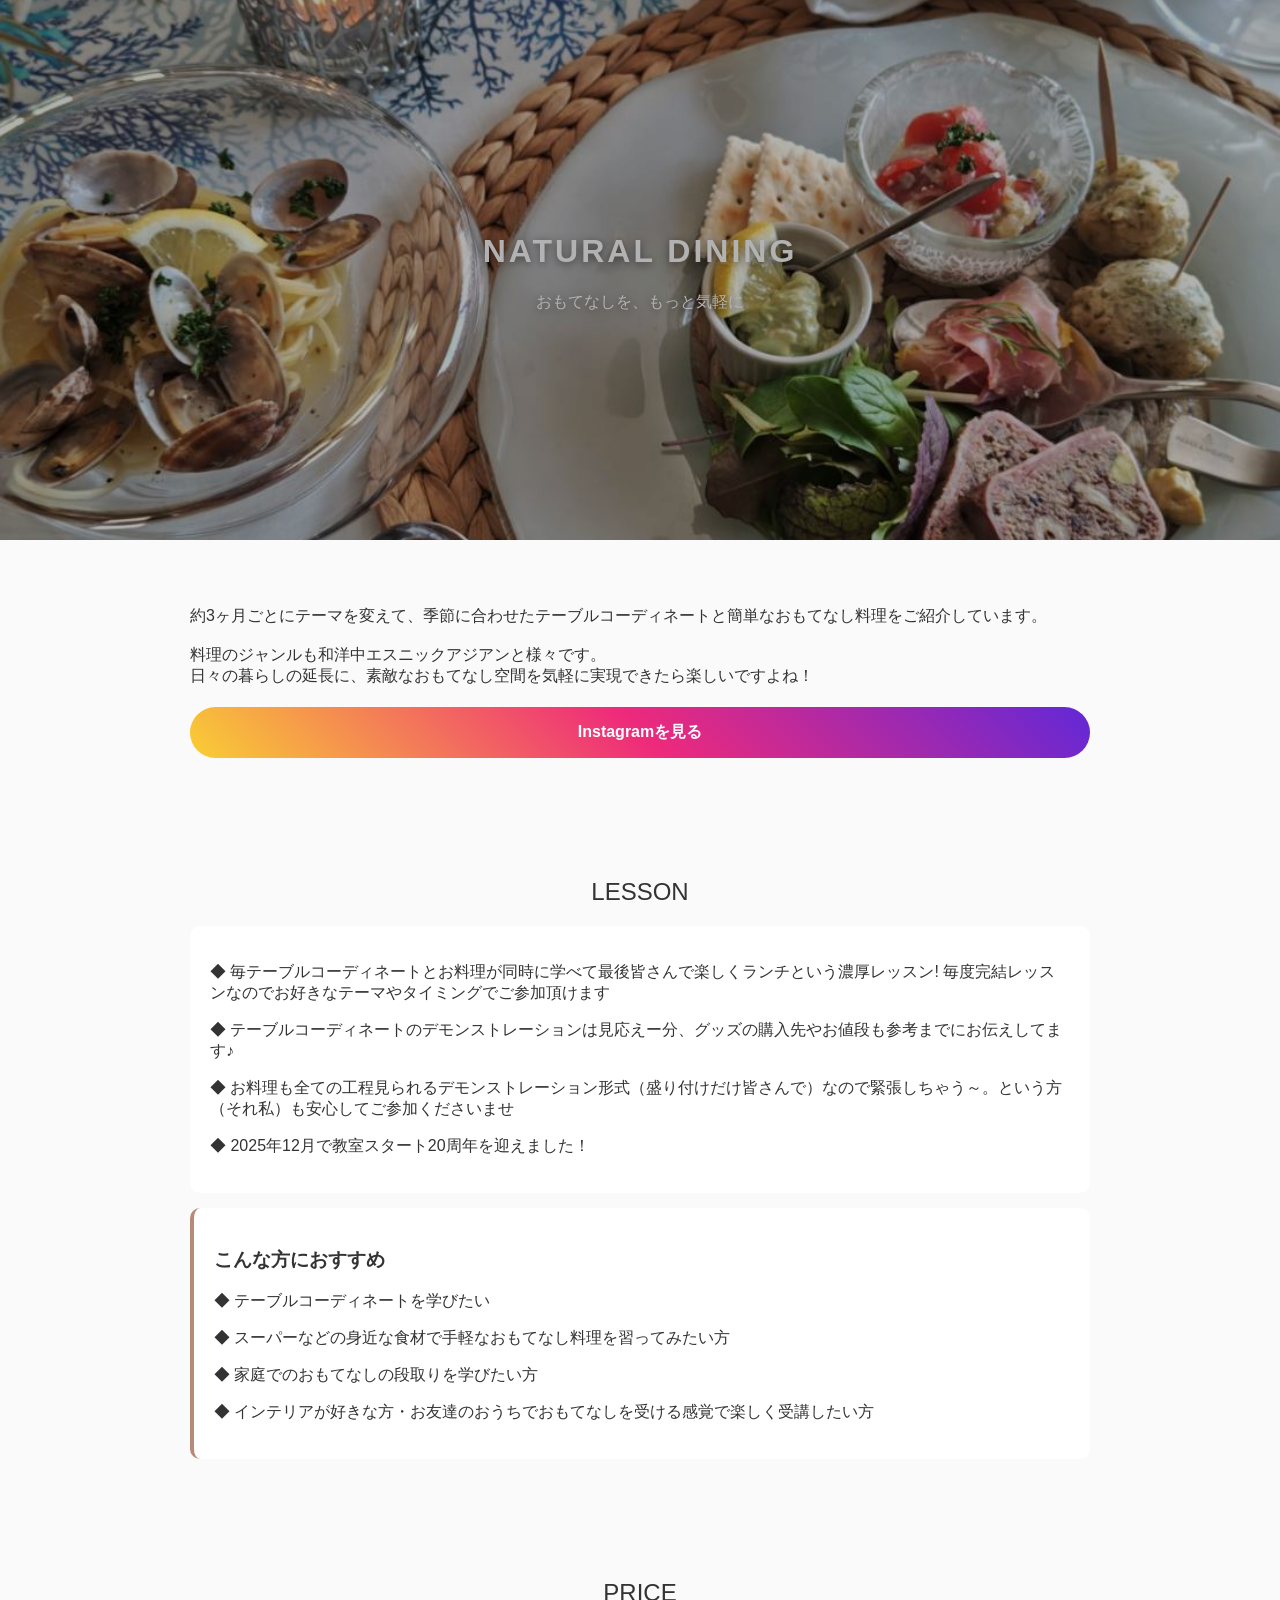
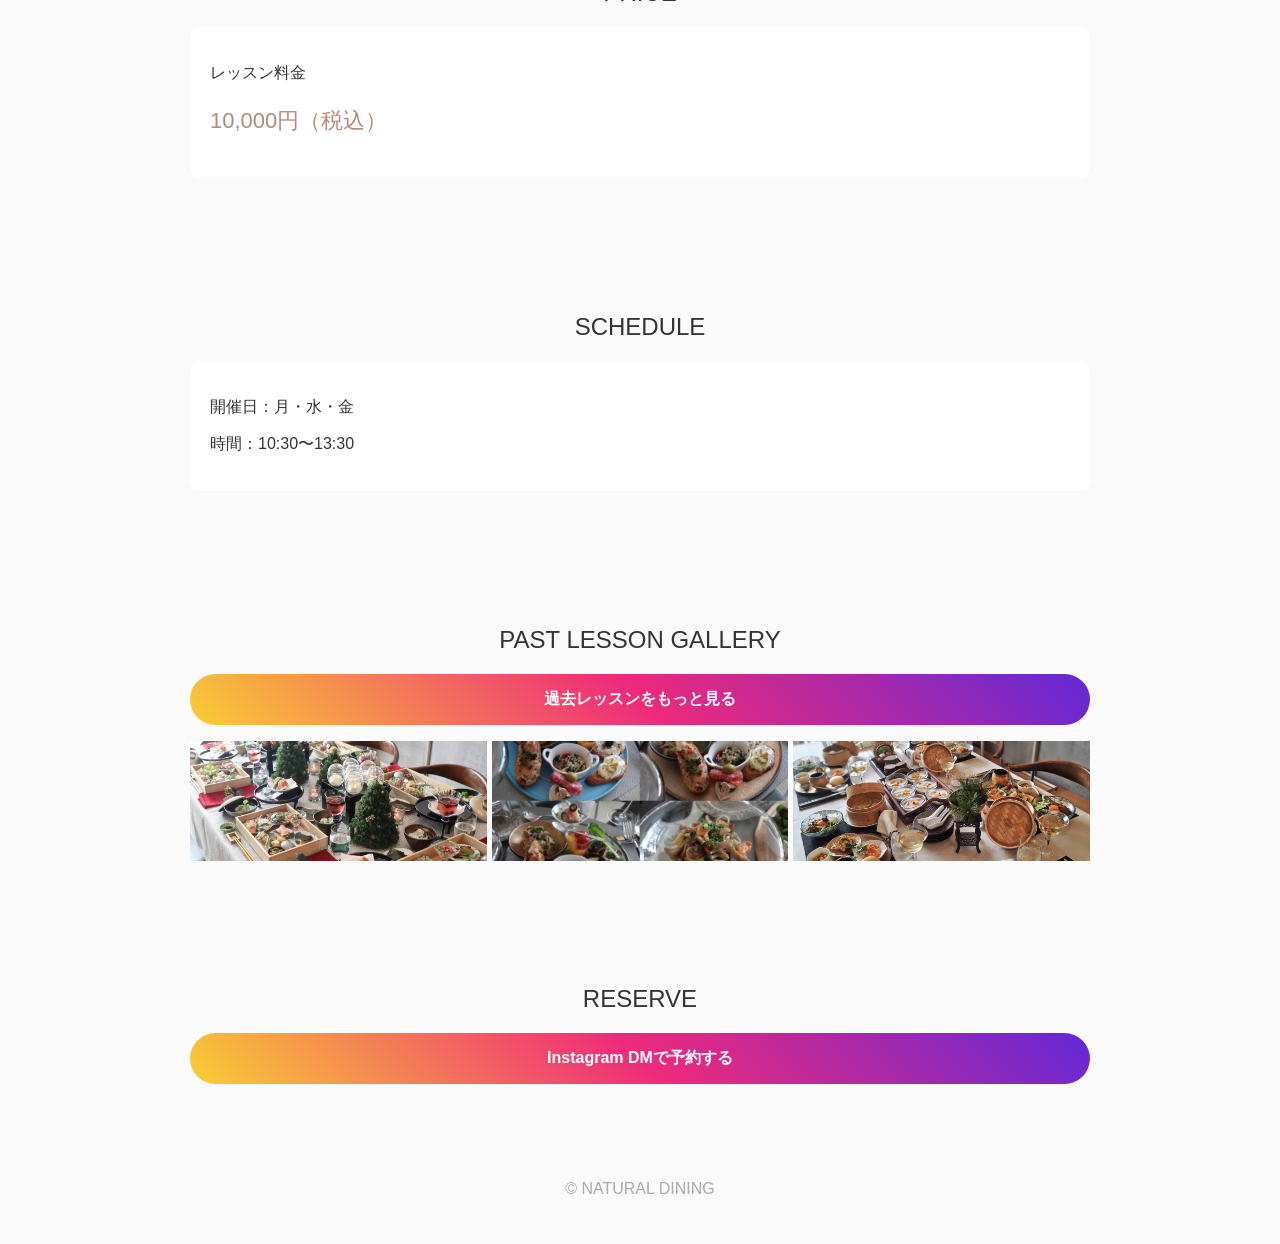
<file: 料理教室.html>
<!DOCTYPE html>
<html lang="ja">
<head>
<meta charset="UTF-8">
<meta name="viewport" content="width=device-width, initial-scale=1.0">
<title>NATURAL DINING</title>

<style>
body {
  margin: 0;
  font-family: 'Helvetica Neue', sans-serif;
  background: #fafafa;
  color: #333;
}

/* ファーストビュー */
.hero {
  position: relative;
  height: 60vh;
  background: url("images/main.jpg") center/cover no-repeat;
}

.hero::after {
  content: "";
  position: absolute;
  width: 100%;
  height: 100%;
  background: rgba(0,0,0,0.3);
}

.hero-text {
  position: absolute;
  top: 50%;
  left: 50%;
  transform: translate(-50%, -50%);
  text-align: center;
}

.hero-text h1 {
  font-size: 32px;
  letter-spacing: 3px;
  color: #ffffff;
  text-shadow: 0 2px 8px rgba(0,0,0,0.5);
}

.hero-text p {
  color: #ffffff;
  text-shadow: 0 2px 8px rgba(0,0,0,0.5);
}

/* セクション */
section {
  padding: 50px 20px;
  max-width: 900px;
  margin: auto;
}

h2 {
  text-align: center;
  font-weight: normal;
  margin-bottom: 20px;
}

/* ギャラリー */
.gallery {
  display: grid;
  grid-template-columns: repeat(3, 1fr);
  gap: 5px;
}

.gallery img {
  width: 100%;
  height: 120px;
  object-fit: cover;
}

/* カード */
.card {
  background: white;
  padding: 20px;
  border-radius: 10px;
  margin-bottom: 15px;
}

/* ボックス */
.box {
  background: white;
  border-left: 4px solid #b48a78;
  padding: 20px;
  border-radius: 10px;
}

/* Instagramボタン */
.insta-btn {
  display: block;
  text-align: center;
  background: linear-gradient(45deg,#f9ce34,#ee2a7b,#6228d7);
  color: white;
  padding: 15px;
  border-radius: 30px;
  text-decoration: none;
  margin-top: 20px;
  font-weight: bold;
}

/* ボタン */
button {
  width: 100%;
  padding: 15px;
  background: #b48a78;
  color: white;
  border: none;
  border-radius: 30px;
  font-size: 16px;
}

/* ライトボックス */
.lightbox {
  display: none;
  position: fixed;
  z-index: 999;
  padding-top: 60px;
  left: 0;
  top: 0;
  width: 100%;
  height: 100%;
  background-color: rgba(0,0,0,0.9);
}

.lightbox img {
  display: block;
  margin: auto;
  max-width: 90%;
  max-height: 80%;
}

.lightbox:target {
  display: block;
}

footer {
  text-align: center;
  padding: 30px;
  color: #aaa;
}
</style>
</head>

<body>

<!-- ファーストビュー -->
<div class="hero">
  <div class="hero-text">
    <h1>NATURAL DINING</h1>
    <p>おもてなしを、もっと気軽に</p>
  </div>
</div>

<section>
  <p>
    約3ヶ月ごとにテーマを変えて、季節に合わせたテーブルコーディネートと簡単なおもてなし料理をご紹介しています。<br><br>
    料理のジャンルも和洋中エスニックアジアンと様々です。<br>
    日々の暮らしの延長に、素敵なおもてなし空間を気軽に実現できたら楽しいですよね！
  </p>

  <a href="https://instagram.com/naturaldining" target="_blank" class="insta-btn">
    Instagramを見る
  </a>
</section>

<section>
  <h2>LESSON</h2>

  <div class="card">
    <p>◆ 毎テーブルコーディネートとお料理が同時に学べて最後皆さんで楽しくランチという濃厚レッスン! 毎度完結レッスンなのでお好きなテーマやタイミングでご参加頂けます</p>
    <p>◆ テーブルコーディネートのデモンストレーションは見応えー分、グッズの購入先やお値段も参考までにお伝えしてます♪</p>
    <p>◆ お料理も全ての工程見られるデモンストレーション形式（盛り付けだけ皆さんで）なので緊張しちゃう～。という方（それ私）も安心してご参加くださいませ</p>
    <p>◆ 2025年12月で教室スタート20周年を迎えました！</p>
  </div>

  <div class="box">
    <h3>こんな方におすすめ</h3>
    <p>◆ テーブルコーディネートを学びたい</p>
    <p>◆ スーパーなどの身近な食材で手軽なおもてなし料理を習ってみたい方</p>
    <p>◆ 家庭でのおもてなしの段取りを学びたい方</p>
    <p>◆ インテリアが好きな方・お友達のおうちでおもてなしを受ける感覚で楽しく受講したい方</p>
  </div>
</section>

<section>
  <h2>PRICE</h2>
  <div class="card">
    <p>レッスン料金</p>
    <p style="font-size:22px;color:#b48a78;">10,000円（税込）</p>
  </div>
</section>

<section>
  <h2>SCHEDULE</h2>
  <div class="card">
    <p>開催日：月・水・金</p>
    <p>時間：10:30〜13:30</p>
  </div>
</section>

<section>
  <h2>PAST LESSON GALLERY</h2>
<p style="text-align:center;">
  <a href="gallery.html" class="insta-btn">
    過去レッスンをもっと見る
  </a>
</p>

  <div class="gallery">
    <a href="#img1"><img src="images/lesson1.jpg"></a>
    <a href="#img2"><img src="images/lesson2.jpg"></a>
    <a href="#img3"><img src="images/lesson3.jpg"></a>
  </div>
</section>

<section>
  <h2>RESERVE</h2>
  <a href="https://instagram.com/naturaldining" target="_blank" class="insta-btn">
    Instagram DMで予約する
  </a>
</section>

<!-- ライトボックス -->
<div id="img1" class="lightbox">
  <a href="#"><img src="images/lesson1.jpg"></a>
</div>

<div id="img2" class="lightbox">
  <a href="#"><img src="images/lesson2.jpg"></a>
</div>

<div id="img3" class="lightbox">
  <a href="#"><img src="images/lesson3.jpg"></a>
</div>

<footer>
  <p>© NATURAL DINING</p>
</footer>

</body>
</html>
</file>
<file: style.css>
/* ==========================================================
   NATURAL DINING - style.css
   ========================================================== */

* {
  margin: 0;
  padding: 0;
  box-sizing: border-box;
}

html {
  scroll-behavior: smooth;
}

body {
  font-family:
    "Hiragino Maru Gothic ProN",
    "ヒラギノ丸ゴ ProN",
    "Noto Sans JP",
    sans-serif;
  background: #faf8f5;
  color: #444;
  line-height: 1.9;
  letter-spacing: .05em;
}

img {
  max-width: 100%;
  display: block;
}

a {
  text-decoration: none;
  transition: .3s;
}

section {
  max-width: 1100px;
  margin: auto;
  padding: 90px 20px;
}

h2 {
  text-align: center;
  font-size: 34px;
  font-weight: normal;
  color: #b48a78;
  margin-bottom: 15px;
}

.sub {
  text-align: center;
  color: #999;
  margin-bottom: 50px;
}

/* ==========================
   ファーストビュー
   ========================== */

.hero {
  position: relative;
  height: 100vh;
  background:
    linear-gradient(rgba(255, 255, 255, .08), rgba(255, 255, 255, .08)),
    url(images/main.jpg) center/cover no-repeat;
  display: flex;
  justify-content: center;
  align-items: center;
  text-align: center;
}

.hero::after {
  content: "";
  position: absolute;
  inset: 0;
  background: linear-gradient(rgba(255, 255, 255, .05), rgba(0, 0, 0, .18));
}

.hero-text {
  position: relative;
  z-index: 10;
  padding: 20px;
}

.hero h1 {
  font-size: 58px;
  letter-spacing: 6px;
  color: #fff;
  text-shadow: 0 5px 15px rgba(0, 0, 0, .35);
  white-space: nowrap;
}

.hero p {
  margin-top: 18px;
  font-size: 24px;
  color: #fff;
  text-shadow: 0 3px 10px rgba(0, 0, 0, .35);
}

/* ==========================
   スクロール
   ========================== */

.scroll {
  position: absolute;
  bottom: 35px;
  left: 50%;
  transform: translateX(-50%);
  color: #fff;
  font-size: 14px;
  z-index: 10;
  letter-spacing: .2em;
  animation: updown 2s infinite;
}

@keyframes updown {
  0%   { transform: translate(-50%, 0); }
  50%  { transform: translate(-50%, 10px); }
  100% { transform: translate(-50%, 0); }
}

/* ==========================
   共通カード
   ========================== */

.card {
  background: #fff;
  padding: 35px;
  box-shadow: 0 12px 35px rgba(0, 0, 0, .08);
  margin-top: 30px;
  transition: .4s;
}

.card:hover {
  transform: translateY(-8px);
  box-shadow: 0 20px 45px rgba(0, 0, 0, .12);
}

/* ==========================
   アイコン付きタイトル
   ========================== */

.icon-title {
  text-align: center;
  margin-bottom: 25px;
  color: #b48a78;
}

.icon-title h2 {
  margin: 0;
}

.icon {
  font-size: 34px;
}

/* ==========================
   プロフィール
   ========================== */

.profile-box {
  display: flex;
  align-items: center;
  gap: 40px;
}

.profile-image {
  flex: 0 0 250px;
}

.profile-image img {
  width: 250px;
  border-radius: 50%;
  display: block;
  margin: 0 auto;
  box-shadow: 0 4px 10px rgba(0, 0, 0, .15);
}

.profile-text {
  flex: 1;
}

.profile-text h3 {
  margin-bottom: 20px;
  color: #b48a78;
}

.profile-text p {
  margin-bottom: 18px;
}

/* ==========================
   グリッドレイアウト（詳細・予約カード）
   ========================== */

.grid-3 {
  display: grid;
  grid-template-columns: repeat(auto-fit, minmax(240px, 1fr));
  gap: 25px;
}

.grid-3 .card {
  margin-top: 0;
}

/* ==========================
   ボタン
   ========================== */

.btn {
  display: inline-block;
  padding: 16px 38px;
  border-radius: 40px;
  font-weight: bold;
  margin-top: 20px;
}

.instagram {
  background: linear-gradient(45deg, #f9ce34, #ee2a7b, #6228d7);
  color: white;
}

.line {
  background: #06c755;
  color: #fff;
}

.mail {
  background: #b48a78;
  color: #fff;
}

.mail-address {
  margin-top: 20px;
  font-weight: bold;
  color: #b48a78;
  word-break: break-all;
}

.btn:hover {
  transform: translateY(-4px);
}

/* ==========================
   汎用ユーティリティ
   ========================== */

.text-center {
  text-align: center;
}

.hero-img {
  width: 100%;
  box-shadow: 0 15px 35px rgba(0, 0, 0, .15);
}

.lesson-img {
  width: 100%;
  margin-bottom: 25px;
}

.current-lesson-images {
  display: grid;
  grid-template-columns: repeat(2, 1fr);
  gap: 15px;
  margin-bottom: 25px;
}

.current-lesson-images img {
  width: 100%;
  aspect-ratio: 4 / 3;
  object-fit: cover;
}

.current-lesson-title {
  color: #b48a78;
  font-size: 28px;
  margin-bottom: 20px;
}

.lesson-theme {
  font-weight: bold;
  color: #b48a78;
  margin-bottom: 18px;
}

.jubako-title {
  color: #b48a78;
  font-size: 19px;
  margin: 25px 0 10px;
  font-weight: normal;
  border-bottom: 1px solid #e5ddd5;
  padding-bottom: 6px;
}

.lesson-note {
  color: #999;
  font-size: 13px;
  margin-top: 15px;
}

.deadline {
  text-align: center;
  margin-top: 10px;
}

.deadline strong {
  font-size: 18px;
  color: #b48a78;
}

.deadline-note {
  color: #999;
  font-size: 13px;
}

.schedule-calendar {
  margin: 20px auto;
  max-width: 640px;
}

.schedule-calendar img {
  width: 100%;
  height: auto;
}

.lesson-list {
  line-height: 2;
  padding-left: 1.4em;
}

.gallery-img {
  width: 100%;
  max-width: 700px;
  margin: 0 auto 25px;
}

.welcome-images {
  display: grid;
  grid-template-columns: repeat(2, 1fr);
  gap: 25px;
  max-width: 700px;
  margin: 40px auto 0;
}

.welcome-images img {
  width: 100%;
  aspect-ratio: 1 / 1;
  object-fit: cover;
  box-shadow: 0 8px 20px rgba(0, 0, 0, .1);
}

.gallery-grid {
  display: grid;
  grid-template-columns: repeat(4, 1fr);
  gap: 15px;
  margin-bottom: 25px;
}

.gallery-grid img {
  width: 100%;
  aspect-ratio: 1 / 1;
  object-fit: cover;
  box-shadow: 0 6px 16px rgba(0, 0, 0, .1);
}

/* ==========================
   フェードイン
   ========================== */

.fade {
  opacity: 0;
  transform: translateY(40px);
  transition: 1s;
}

.fade.show {
  opacity: 1;
  transform: none;
}

/* ==========================
   フッター
   ========================== */

footer {
  text-align: center;
  padding: 40px 20px;
  color: #999;
  font-size: 14px;
}

footer p {
  margin-bottom: 6px;
}

/* ==========================
   スマホ
   ========================== */

@media (max-width: 768px) {
  body {
    font-size: 15px;
    line-height: 1.8;
  }

  .profile-box {
    flex-direction: column;
    text-align: left;
  }

  .profile-image {
    flex: none;
  }

  .profile-image img {
    width: 130px;
  }

  .hero {
    height: 85vh;
  }

  .hero h1 {
    font-size: 34px;
    letter-spacing: 2px;
  }

  .hero p {
    font-size: 17px;
  }

  h2 {
    font-size: 25px;
  }

  section {
    padding: 60px 18px;
  }

  .card {
    padding: 20px;
  }

  .card p,
  .card li {
    font-size: 15px;
  }

  .profile-text p {
    font-size: 15px;
  }

  .welcome-images {
    gap: 12px;
    max-width: 100%;
  }

  .current-lesson-images {
    grid-template-columns: repeat(2, 1fr);
    gap: 8px;
  }

  .gallery-grid {
    grid-template-columns: repeat(2, 1fr);
  }
}
</file>
